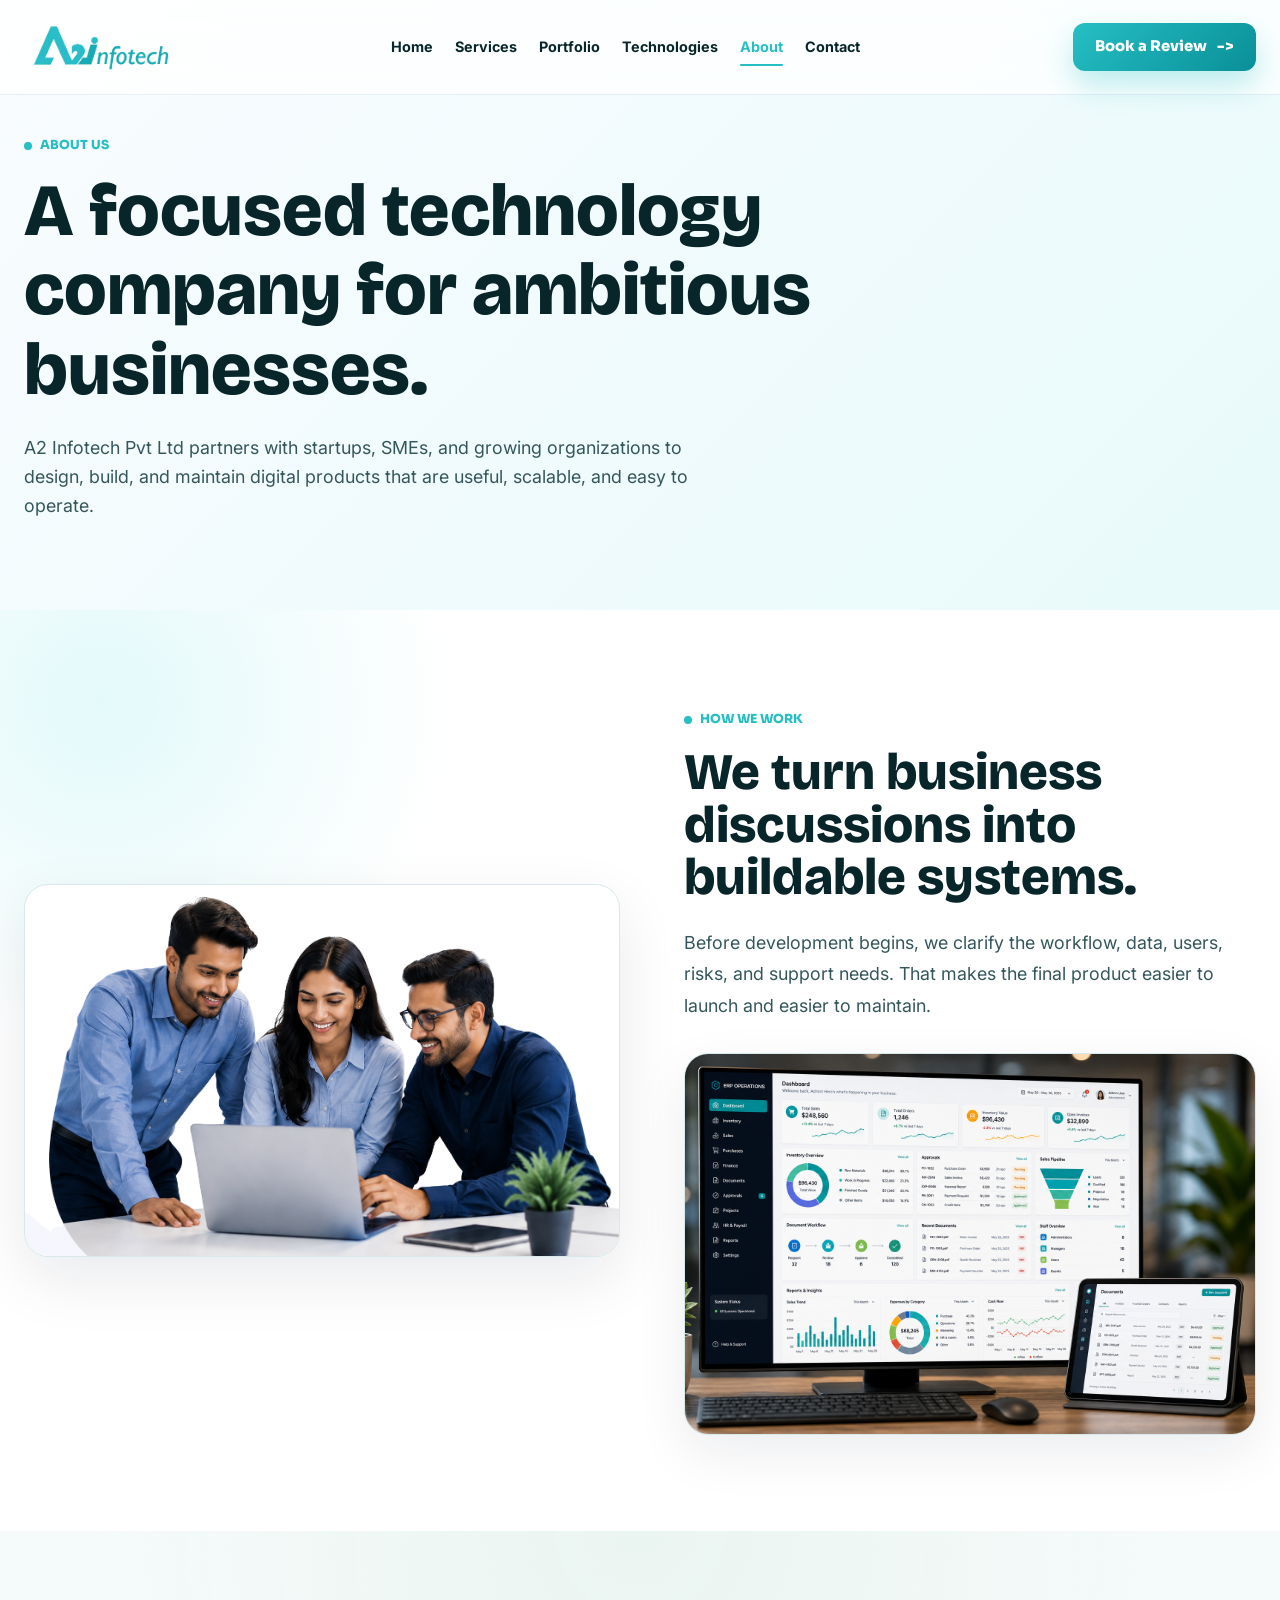
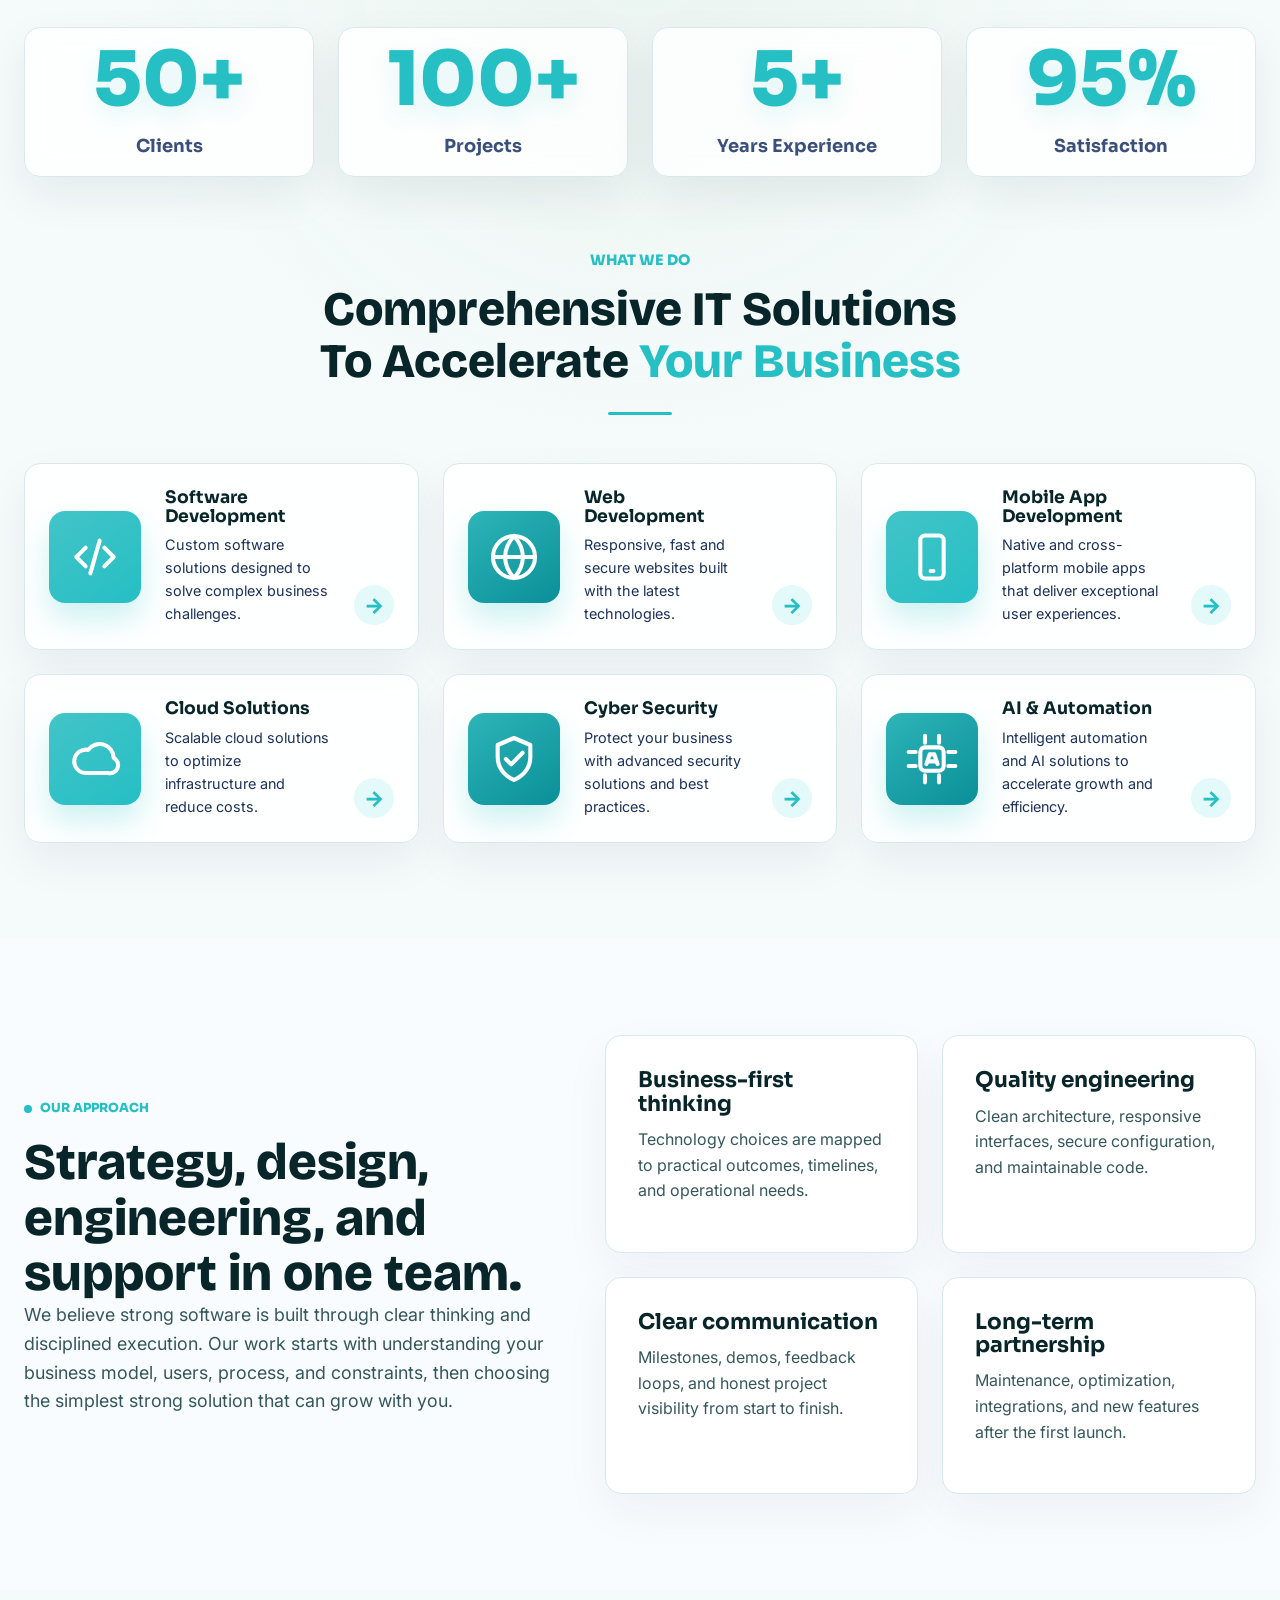
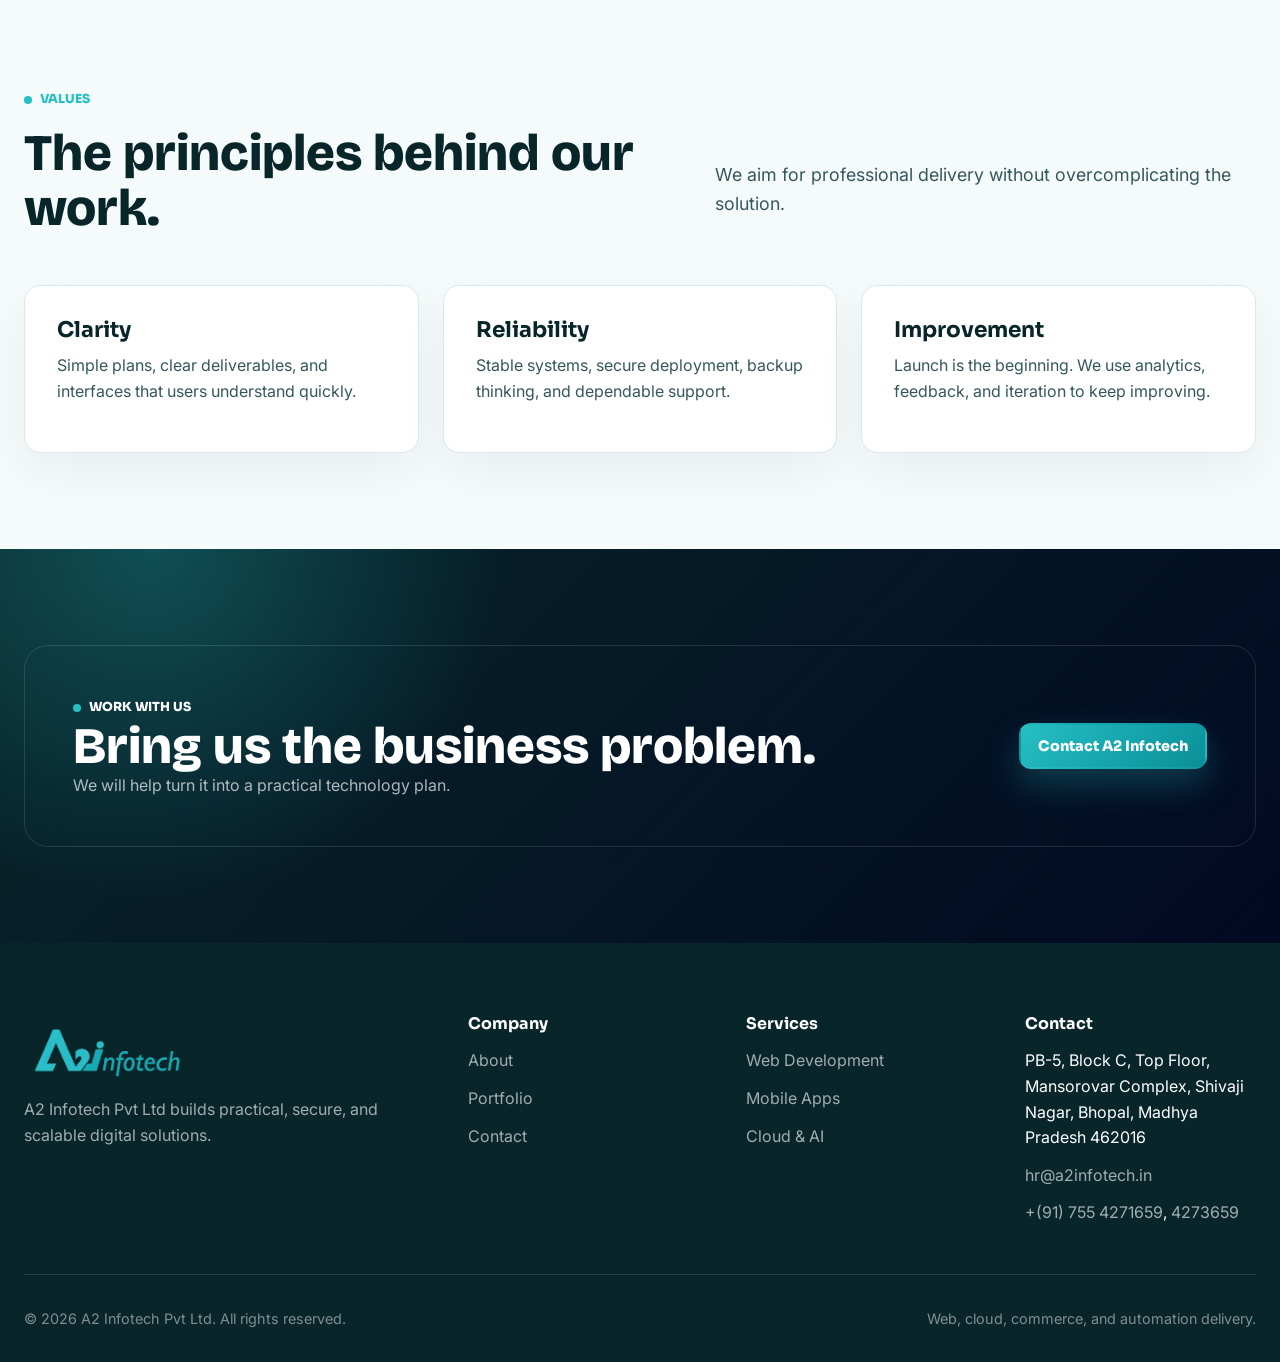
<file: about.html>
<!doctype html>
<html lang="en">
  <head>
    <meta charset="UTF-8" />
    <meta name="viewport" content="width=device-width, initial-scale=1.0" />
    <title>About A2 Infotech Pvt Ltd</title>
    <link rel="preconnect" href="https://fonts.googleapis.com" />
    <link rel="preconnect" href="https://fonts.gstatic.com" crossorigin />
    <link href="https://fonts.googleapis.com/css2?family=Bricolage+Grotesque:wght@600;700;800&family=Inter:wght@400;500;600;700;800&family=Lobster+Two:ital,wght@1,700&family=Sora:wght@500;600;700;800&display=swap" rel="stylesheet" />
    <link rel="stylesheet" href="./styles.css?v=20260625-5" />
    <script src="./js/main.js?v=20260625-5" defer></script>
    <script src="./js/animation.js?v=20260625-5" defer></script>
  </head>
  <body>
    <header class="home-nav-wrap" id="navbar">
      <nav class="home-nav" aria-label="Primary navigation">
        <a class="home-logo" href="index.html" aria-label="A2 Infotech home">
          <img class="brand-logo" src="./a2-infoTech-assets/A2.png" alt="A2 Infotech" />
        </a>
        <button class="home-menu-toggle" id="menu-toggle" type="button" aria-label="Open navigation" aria-expanded="false">
          <span></span><span></span><span></span>
        </button>
        <ul class="home-nav-links" id="nav-links">
          <li><a href="index.html">Home</a></li>
          <li><a href="services.html">Services</a></li>
          <li><a href="portfolio.html">Portfolio</a></li>
          <li><a href="technologies.html">Technologies</a></li>
          <li><a class="active" href="about.html">About</a></li>
          <li><a href="contact.html">Contact</a></li>
        </ul>
        <a class="home-nav-cta" href="contact.html">Book a Review <span>-&gt;</span></a>
      </nav>
    </header>
    <main>
      <section class="page-hero"><div class="container"><p class="eyebrow reveal">About us</p><h1 class="reveal">A focused technology company for ambitious businesses.</h1><p class="lead reveal">A2 Infotech Pvt Ltd partners with startups, SMEs, and growing organizations to design, build, and maintain digital products that are useful, scalable, and easy to operate.</p></div></section>
      <section class="section about-visual-story">
        <div class="container visual-split">
          <figure class="visual-photo-card reveal">
            <img src="./a2-infoTech-assets/hero-img.png" alt="A2 Infotech team reviewing a project on a laptop" loading="lazy" />
          </figure>
          <div class="visual-story-copy reveal">
            <p class="eyebrow">How we work</p>
            <h2>We turn business discussions into buildable systems.</h2>
            <p class="lead">Before development begins, we clarify the workflow, data, users, risks, and support needs. That makes the final product easier to launch and easier to maintain.</p>
            <div class="dashboard-preview compact"><img src="./a2-infoTech-assets/mockup-erp-operations.png" alt="ERP operations dashboard preview" loading="lazy" /></div>
          </div>
        </div>
      </section>
      <section class="about-showcase section section-alt">
        <div class="container">
          <div class="about-stats">
            <article class="stat-card reveal"><strong>50+</strong><span>Clients</span></article>
            <article class="stat-card reveal"><strong>100+</strong><span>Projects</span></article>
            <article class="stat-card reveal"><strong>5+</strong><span>Years Experience</span></article>
            <article class="stat-card reveal"><strong>95%</strong><span>Satisfaction</span></article>
          </div>
          <div class="showcase-heading reveal">
            <p>What We Do</p>
            <h2>Comprehensive IT Solutions<br />To Accelerate <span>Your Business</span></h2>
          </div>
          <div class="about-service-grid">
            <article class="about-service-card reveal">
              <div class="service-icon blue">
                <svg viewBox="0 0 24 24" aria-hidden="true"><path d="m8 8-4 4 4 4M16 8l4 4-4 4M14 5l-4 14" /></svg>
              </div>
              <div><h3>Software Development</h3><p>Custom software solutions designed to solve complex business challenges.</p></div>
              <a class="service-arrow" href="services.html" aria-label="Software Development">→</a>
            </article>
            <article class="about-service-card reveal">
              <div class="service-icon purple">
                <svg viewBox="0 0 24 24" aria-hidden="true"><circle cx="12" cy="12" r="9" /><path d="M3 12h18M12 3c2.5 2.8 3.8 5.8 3.8 9S14.5 18.2 12 21M12 3C9.5 5.8 8.2 8.8 8.2 12S9.5 18.2 12 21" /></svg>
              </div>
              <div><h3>Web Development</h3><p>Responsive, fast and secure websites built with the latest technologies.</p></div>
              <a class="service-arrow" href="services.html" aria-label="Web Development">→</a>
            </article>
            <article class="about-service-card reveal">
              <div class="service-icon blue">
                <svg viewBox="0 0 24 24" aria-hidden="true"><rect x="7" y="2.8" width="10" height="18.4" rx="2" /><path d="M11.4 18h1.2" /></svg>
              </div>
              <div><h3>Mobile App Development</h3><p>Native and cross-platform mobile apps that deliver exceptional user experiences.</p></div>
              <a class="service-arrow" href="services.html" aria-label="Mobile App Development">→</a>
            </article>
            <article class="about-service-card reveal">
              <div class="service-icon blue">
                <svg viewBox="0 0 24 24" aria-hidden="true"><path d="M17.5 18H8a5 5 0 1 1 1.1-9.9A6 6 0 0 1 20 11.5 3.5 3.5 0 0 1 17.5 18Z" /></svg>
              </div>
              <div><h3>Cloud Solutions</h3><p>Scalable cloud solutions to optimize infrastructure and reduce costs.</p></div>
              <a class="service-arrow" href="services.html" aria-label="Cloud Solutions">→</a>
            </article>
            <article class="about-service-card reveal">
              <div class="service-icon purple">
                <svg viewBox="0 0 24 24" aria-hidden="true"><path d="M12 3 19 6v5c0 4.5-2.8 8-7 10-4.2-2-7-5.5-7-10V6l7-3Z" /><path d="m8.5 12 2.3 2.3 4.9-5" /></svg>
              </div>
              <div><h3>Cyber Security</h3><p>Protect your business with advanced security solutions and best practices.</p></div>
              <a class="service-arrow" href="services.html" aria-label="Cyber Security">→</a>
            </article>
            <article class="about-service-card reveal">
              <div class="service-icon purple">
                <svg viewBox="0 0 24 24" aria-hidden="true"><rect x="7" y="7" width="10" height="10" rx="2" /><path d="M9 2v3M15 2v3M9 19v3M15 19v3M2 9h3M2 15h3M19 9h3M19 15h3" /><path d="M9.6 14.2 11 10h2l1.4 4.2M10.1 13h3.8" /></svg>
              </div>
              <div><h3>AI & Automation</h3><p>Intelligent automation and AI solutions to accelerate growth and efficiency.</p></div>
              <a class="service-arrow" href="services.html" aria-label="AI and Automation">→</a>
            </article>
          </div>
        </div>
      </section>
      <section class="section"><div class="container capability-band"><div><p class="eyebrow reveal">Our approach</p><h2 class="reveal">Strategy, design, engineering, and support in one team.</h2><p class="lead reveal">We believe strong software is built through clear thinking and disciplined execution. Our work starts with understanding your business model, users, process, and constraints, then choosing the simplest strong solution that can grow with you.</p></div><div class="grid-2"><article class="card reveal"><h3>Business-first thinking</h3><p>Technology choices are mapped to practical outcomes, timelines, and operational needs.</p></article><article class="card reveal"><h3>Quality engineering</h3><p>Clean architecture, responsive interfaces, secure configuration, and maintainable code.</p></article><article class="card reveal"><h3>Clear communication</h3><p>Milestones, demos, feedback loops, and honest project visibility from start to finish.</p></article><article class="card reveal"><h3>Long-term partnership</h3><p>Maintenance, optimization, integrations, and new features after the first launch.</p></article></div></div></section>
      <section class="section section-alt"><div class="container"><div class="section-head"><div><p class="eyebrow reveal">Values</p><h2 class="reveal">The principles behind our work.</h2></div><p class="lead reveal">We aim for professional delivery without overcomplicating the solution.</p></div><div class="grid-3"><article class="card reveal"><h3>Clarity</h3><p>Simple plans, clear deliverables, and interfaces that users understand quickly.</p></article><article class="card reveal"><h3>Reliability</h3><p>Stable systems, secure deployment, backup thinking, and dependable support.</p></article><article class="card reveal"><h3>Improvement</h3><p>Launch is the beginning. We use analytics, feedback, and iteration to keep improving.</p></article></div></div></section>
      <section class="section cta-band"><div class="container cta-inner"><div><p class="eyebrow" style="color: var(--color-white)">Work with us</p><h2>Bring us the business problem.</h2><p>We will help turn it into a practical technology plan.</p></div><a class="btn btn-primary" href="contact.html">Contact A2 Infotech</a></div></section>
    </main>
    <footer class="footer"><div class="container"><div class="footer-grid"><div><a class="brand" href="index.html"><img class="brand-logo" src="./a2-infoTech-assets/A2.png" alt="A2 Infotech" /></a><p>A2 Infotech Pvt Ltd builds practical, secure, and scalable digital solutions.</p></div><div><h4>Company</h4><ul><li><a href="about.html">About</a></li><li><a href="portfolio.html">Portfolio</a></li><li><a href="contact.html">Contact</a></li></ul></div><div><h4>Services</h4><ul><li><a href="services.html">Web Development</a></li><li><a href="services.html">Mobile Apps</a></li><li><a href="services.html">Cloud & AI</a></li></ul></div><div><h4>Contact</h4><ul><li>PB-5, Block C, Top Floor, Mansorovar Complex, Shivaji Nagar, Bhopal, Madhya Pradesh 462016</li><li><a href="mailto:hr@a2infotech.in">hr@a2infotech.in</a></li><li><a href="tel:+917554271659">+(91) 755 4271659</a>, <a href="tel:+917554273659">4273659</a></li></ul></div></div><div class="footer-bottom"><span>© 2026 A2 Infotech Pvt Ltd. All rights reserved.</span><span>Web, cloud, commerce, and automation delivery.</span></div></div></footer>
  </body>
</html>
</file>
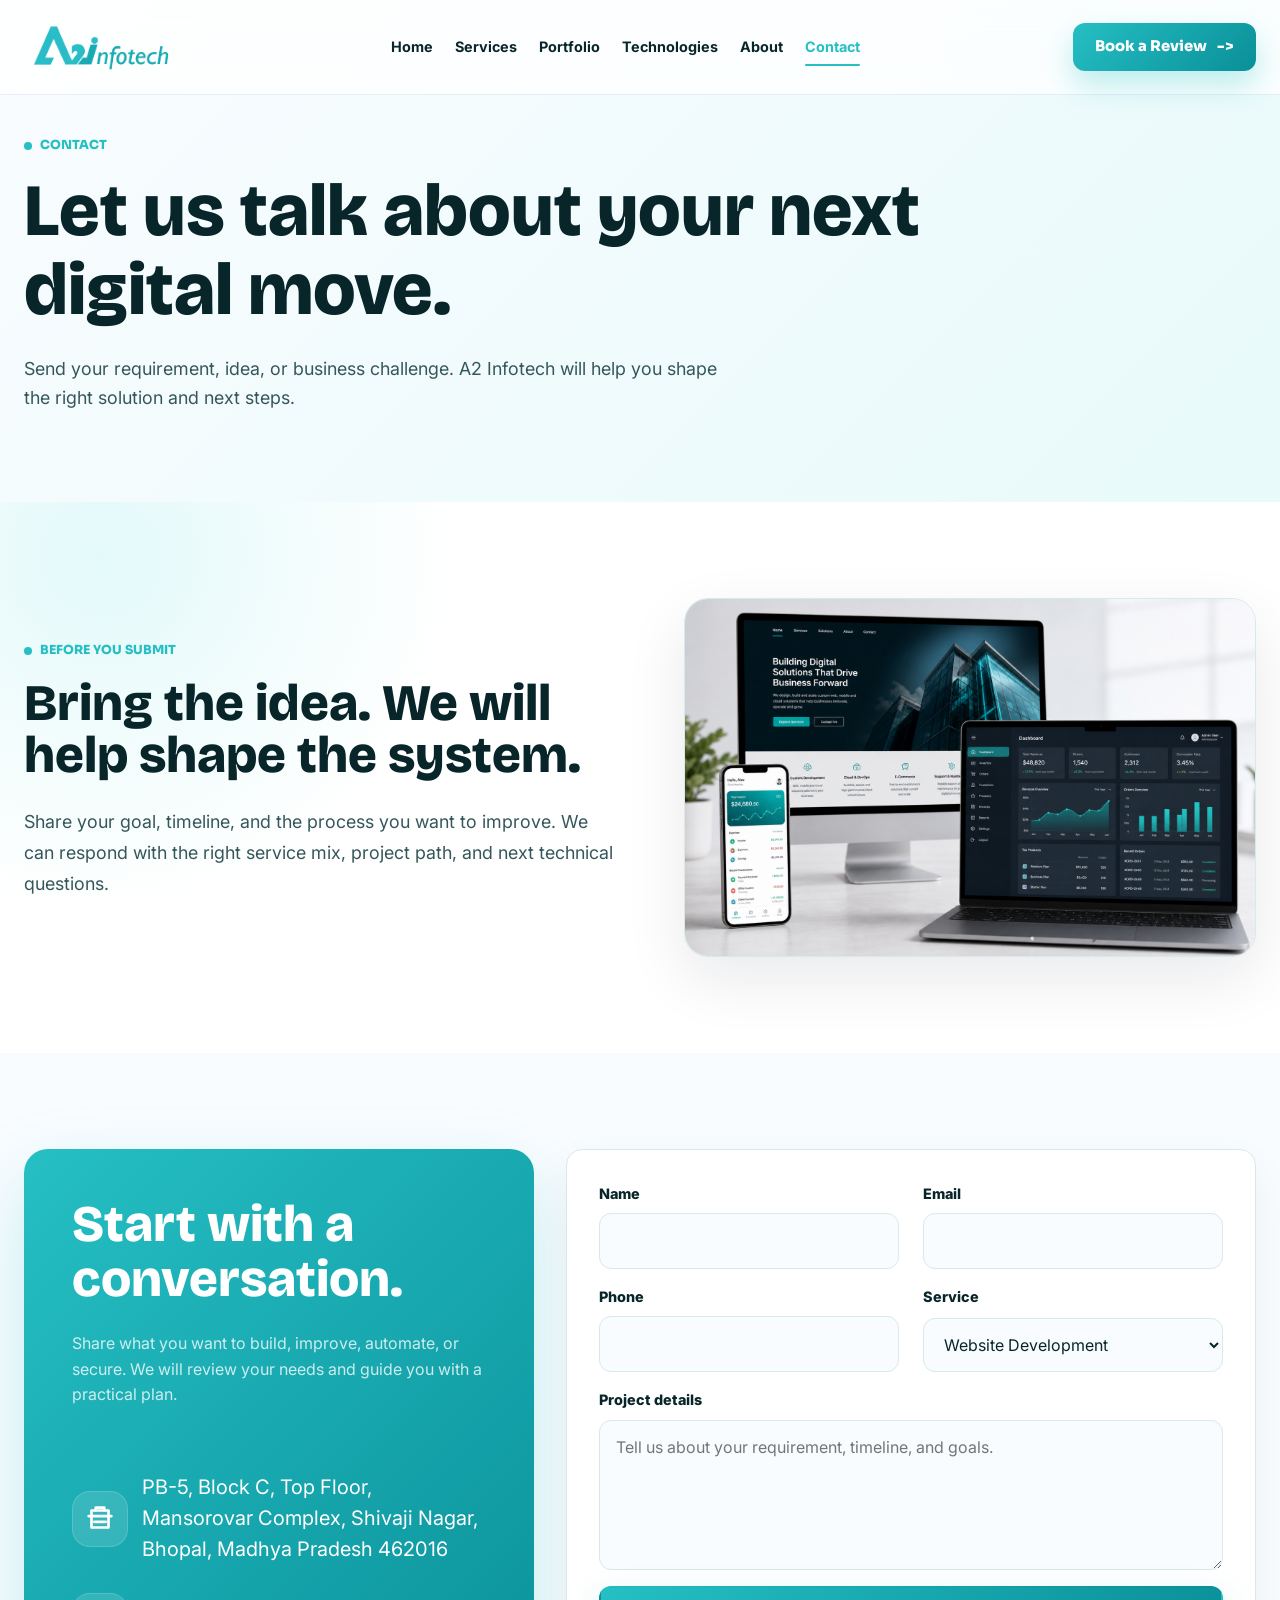
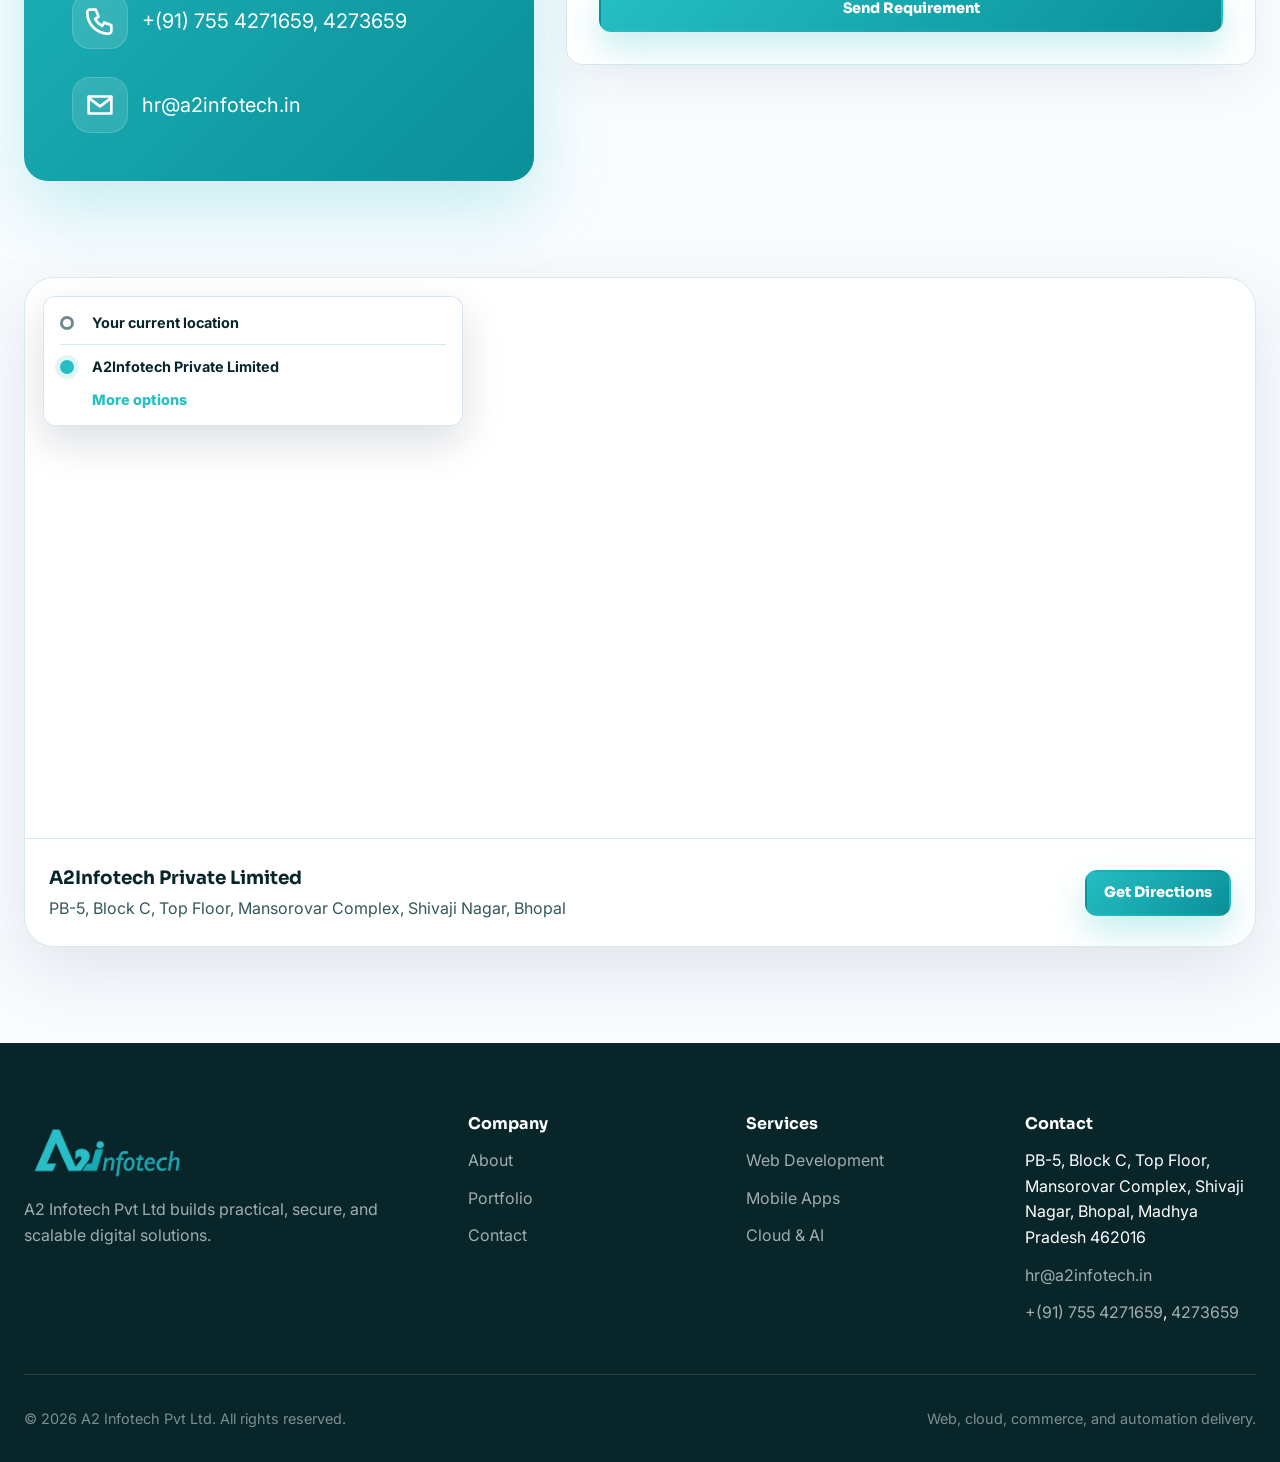
<file: contact.html>
<!doctype html>
<html lang="en">
  <head>
    <meta charset="UTF-8" />
    <meta name="viewport" content="width=device-width, initial-scale=1.0" />
    <title>Contact | A2 Infotech Pvt Ltd</title>
    <link rel="preconnect" href="https://fonts.googleapis.com" />
    <link rel="preconnect" href="https://fonts.gstatic.com" crossorigin />
    <link href="https://fonts.googleapis.com/css2?family=Bricolage+Grotesque:wght@600;700;800&family=Inter:wght@400;500;600;700;800&family=Lobster+Two:ital,wght@1,700&family=Sora:wght@500;600;700;800&display=swap" rel="stylesheet" />
    <link rel="stylesheet" href="./styles.css?v=20260625-5" />
    <script src="./js/main.js?v=20260625-5" defer></script>
    <script src="./js/animation.js?v=20260625-5" defer></script>
  </head>
  <body>
    <header class="home-nav-wrap" id="navbar">
      <nav class="home-nav" aria-label="Primary navigation">
        <a class="home-logo" href="index.html" aria-label="A2 Infotech home">
          <img class="brand-logo" src="./a2-infoTech-assets/A2.png" alt="A2 Infotech" />
        </a>
        <button class="home-menu-toggle" id="menu-toggle" type="button" aria-label="Open navigation" aria-expanded="false">
          <span></span><span></span><span></span>
        </button>
        <ul class="home-nav-links" id="nav-links">
          <li><a href="index.html">Home</a></li>
          <li><a href="services.html">Services</a></li>
          <li><a href="portfolio.html">Portfolio</a></li>
          <li><a href="technologies.html">Technologies</a></li>
          <li><a href="about.html">About</a></li>
          <li><a class="active" href="contact.html">Contact</a></li>
        </ul>
        <a class="home-nav-cta" href="contact.html">Book a Review <span>-&gt;</span></a>
      </nav>
    </header>
    <main>
      <section class="page-hero"><div class="container"><p class="eyebrow reveal">Contact</p><h1 class="reveal">Let us talk about your next digital move.</h1><p class="lead reveal">Send your requirement, idea, or business challenge. A2 Infotech will help you shape the right solution and next steps.</p></div></section>
      <section class="section contact-visual-section">
        <div class="container visual-split">
          <div class="visual-story-copy reveal">
            <p class="eyebrow">Before you submit</p>
            <h2>Bring the idea. We will help shape the system.</h2>
            <p class="lead">Share your goal, timeline, and the process you want to improve. We can respond with the right service mix, project path, and next technical questions.</p>
          </div>
          <figure class="visual-photo-card reveal">
            <img src="./a2-infoTech-assets/mockup-product-suite.png" alt="Digital product suite with website, mobile app, and dashboard preview" loading="lazy" />
          </figure>
        </div>
      </section>
      <section class="section">
        <div class="container contact-panel">
          <aside class="blue-panel contact-info-panel reveal">
            <h2>Start with a conversation.</h2>
            <p>Share what you want to build, improve, automate, or secure. We will review your needs and guide you with a practical plan.</p>
            <ul class="contact-detail-list" aria-label="A2 Infotech contact details">
              <li>
                <span class="contact-detail-icon" aria-hidden="true"><svg viewBox="0 0 24 24"><path d="M4 10h16M6 6h12v12H6z" /><path d="M9 6V4h6v2M8 14h8" /></svg></span>
                <span>PB-5, Block C, Top Floor, Mansorovar Complex, Shivaji Nagar, Bhopal, Madhya Pradesh 462016</span>
              </li>
              <li>
                <span class="contact-detail-icon" aria-hidden="true"><svg viewBox="0 0 24 24"><path d="M5 4h4l2 5-2.5 1.5a12 12 0 0 0 5 5L15 13l5 2v4c0 1-1 2-2 2A15 15 0 0 1 3 6c0-1 1-2 2-2Z" /></svg></span>
                <span><a href="tel:+917554271659">+(91) 755 4271659</a>, <a href="tel:+917554273659">4273659</a></span>
              </li>
              <li>
                <span class="contact-detail-icon" aria-hidden="true"><svg viewBox="0 0 24 24"><path d="M4 6h16v12H4z" /><path d="m4 7 8 6 8-6" /></svg></span>
                <span><a href="mailto:hr@a2infotech.in">hr@a2infotech.in</a></span>
              </li>
            </ul>
          </aside>
          <form class="card form reveal" action="mailto:hr@a2infotech.in" method="post" enctype="text/plain">
            <div class="grid-2"><div class="field"><label for="name">Name</label><input id="name" name="name" autocomplete="name" required /></div><div class="field"><label for="email">Email</label><input id="email" name="email" type="email" autocomplete="email" required /></div></div>
            <div class="grid-2"><div class="field"><label for="phone">Phone</label><input id="phone" name="phone" autocomplete="tel" /></div><div class="field"><label for="service">Service</label><select id="service" name="service"><option>Website Development</option><option>Software Development</option><option>Mobile App</option><option>Cloud & DevOps</option><option>AI Automation</option><option>Cybersecurity</option></select></div></div>
            <div class="field"><label for="message">Project details</label><textarea id="message" name="message" placeholder="Tell us about your requirement, timeline, and goals." required></textarea></div>
            <button class="btn btn-primary" type="submit">Send Requirement</button>
          </form>
        </div>
      </section>
      <section class="section contact-map-section">
        <div class="container">
          <div class="contact-map-card reveal">
            <div class="map-route-card" aria-label="Route preview">
              <div><span></span><strong>Your current location</strong></div>
              <div><span></span><strong>A2Infotech Private Limited</strong></div>
              <a class="map-more-link" href="https://maps.app.goo.gl/B8buAuNj347NjUz6A" target="_blank" rel="noopener">More options</a>
            </div>
            <iframe
              title="A2 Infotech office location on Google Maps"
              src="https://www.google.com/maps?q=A2Infotech%20Private%20Limited%2C%20PB-5%2C%20Block%20C%2C%20Top%20Floor%2C%20Mansorovar%20Complex%2C%20Shivaji%20Nagar%2C%20Bhopal%2C%20Madhya%20Pradesh%20462016&output=embed"
              loading="lazy"
              referrerpolicy="no-referrer-when-downgrade"></iframe>
            <div class="map-action-bar">
              <div>
                <strong>A2Infotech Private Limited</strong>
                <span>PB-5, Block C, Top Floor, Mansorovar Complex, Shivaji Nagar, Bhopal</span>
              </div>
              <a class="btn btn-primary" data-directions-link data-destination="PB-5, Block C, Top Floor, Mansorovar Complex, Shivaji Nagar, Bhopal, Madhya Pradesh 462016" href="https://www.google.com/maps/dir/?api=1&destination=PB-5%2C%20Block%20C%2C%20Top%20Floor%2C%20Mansorovar%20Complex%2C%20Shivaji%20Nagar%2C%20Bhopal%2C%20Madhya%20Pradesh%20462016&travelmode=driving" target="_blank" rel="noopener">Get Directions</a>
            </div>
          </div>
        </div>
      </section>
    </main>
    <footer class="footer"><div class="container"><div class="footer-grid"><div><a class="brand" href="index.html"><img class="brand-logo" src="./a2-infoTech-assets/A2.png" alt="A2 Infotech" /></a><p>A2 Infotech Pvt Ltd builds practical, secure, and scalable digital solutions.</p></div><div><h4>Company</h4><ul><li><a href="about.html">About</a></li><li><a href="portfolio.html">Portfolio</a></li><li><a href="contact.html">Contact</a></li></ul></div><div><h4>Services</h4><ul><li><a href="services.html">Web Development</a></li><li><a href="services.html">Mobile Apps</a></li><li><a href="services.html">Cloud & AI</a></li></ul></div><div><h4>Contact</h4><ul><li>PB-5, Block C, Top Floor, Mansorovar Complex, Shivaji Nagar, Bhopal, Madhya Pradesh 462016</li><li><a href="mailto:hr@a2infotech.in">hr@a2infotech.in</a></li><li><a href="tel:+917554271659">+(91) 755 4271659</a>, <a href="tel:+917554273659">4273659</a></li></ul></div></div><div class="footer-bottom"><span>© 2026 A2 Infotech Pvt Ltd. All rights reserved.</span><span>Web, cloud, commerce, and automation delivery.</span></div></div></footer>
  </body>
</html>
</file>
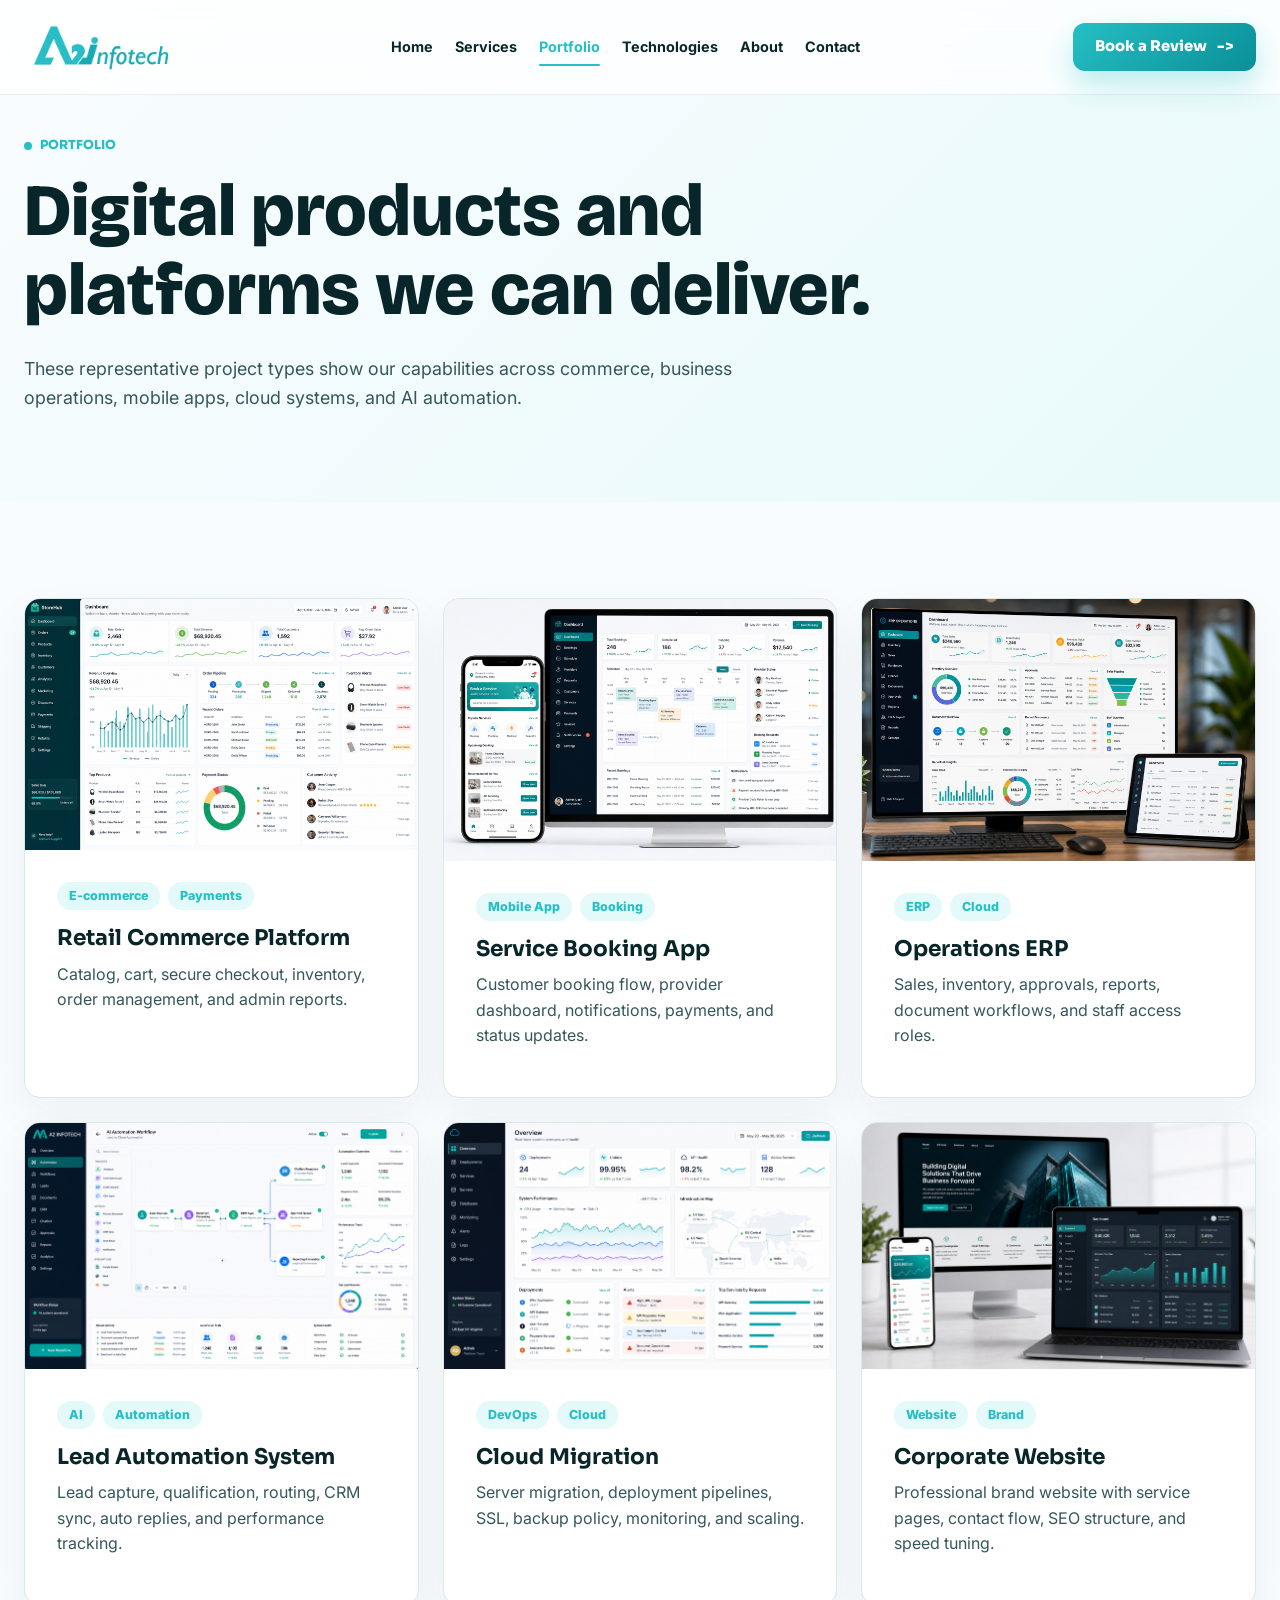
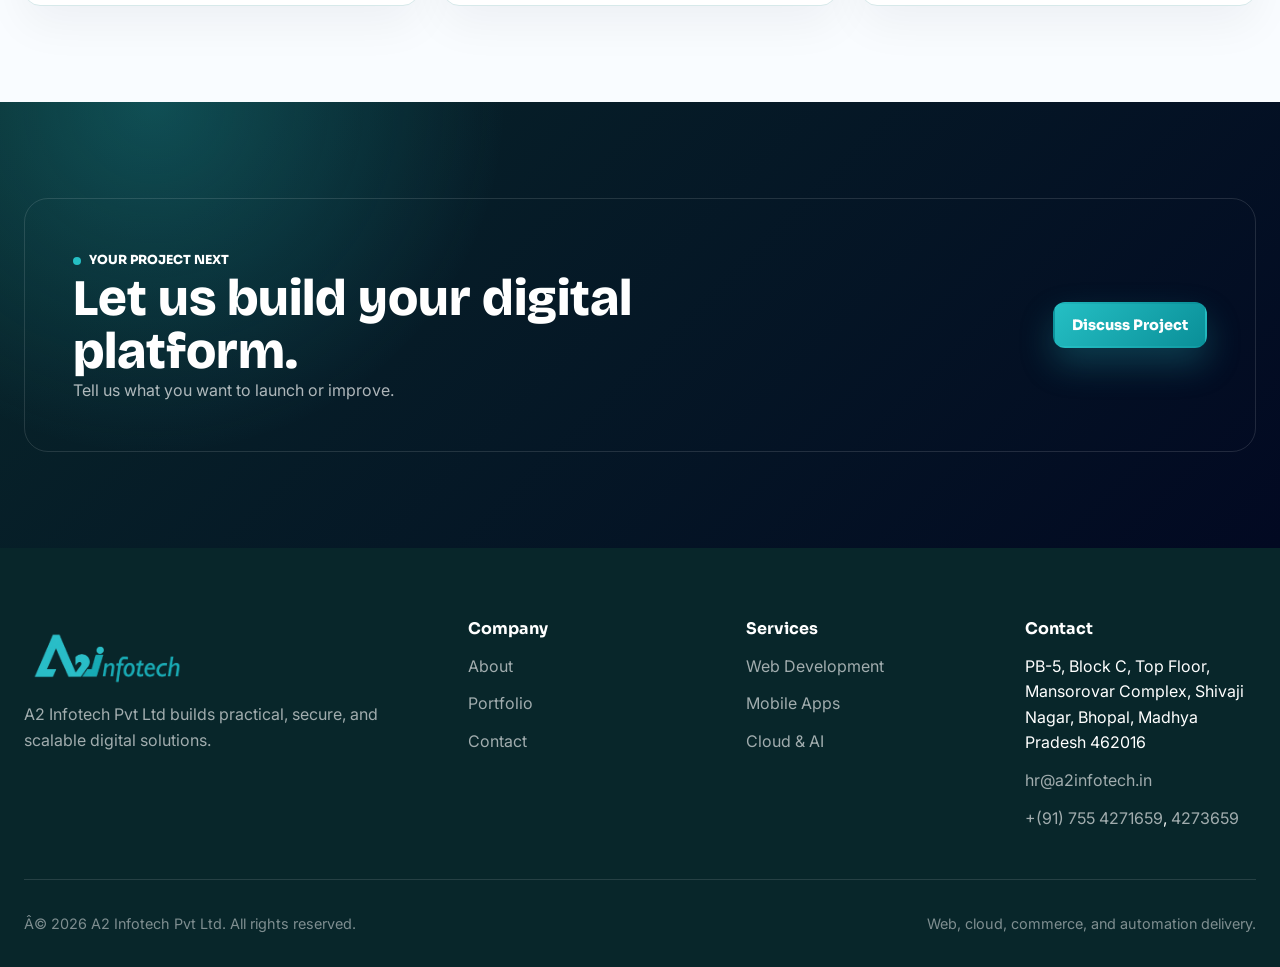
<file: portfolio.html>
﻿<!doctype html>
<html lang="en">
  <head>
    <meta charset="UTF-8" />
    <meta name="viewport" content="width=device-width, initial-scale=1.0" />
    <title>Portfolio | A2 Infotech Pvt Ltd</title>
    <link rel="preconnect" href="https://fonts.googleapis.com" />
    <link rel="preconnect" href="https://fonts.gstatic.com" crossorigin />
    <link href="https://fonts.googleapis.com/css2?family=Bricolage+Grotesque:wght@600;700;800&family=Inter:wght@400;500;600;700;800&family=Lobster+Two:ital,wght@1,700&family=Sora:wght@500;600;700;800&display=swap" rel="stylesheet" />
    <link rel="stylesheet" href="./styles.css?v=20260625-5" />
    <script src="./js/main.js?v=20260625-5" defer></script>
    <script src="./js/animation.js?v=20260625-5" defer></script>
  </head>
  <body>
    <header class="home-nav-wrap" id="navbar">
      <nav class="home-nav" aria-label="Primary navigation">
        <a class="home-logo" href="index.html" aria-label="A2 Infotech home">
          <img class="brand-logo" src="./a2-infoTech-assets/A2.png" alt="A2 Infotech" />
        </a>
        <button class="home-menu-toggle" id="menu-toggle" type="button" aria-label="Open navigation" aria-expanded="false">
          <span></span><span></span><span></span>
        </button>
        <ul class="home-nav-links" id="nav-links">
          <li><a href="index.html">Home</a></li>
          <li><a href="services.html">Services</a></li>
          <li><a class="active" href="portfolio.html">Portfolio</a></li>
          <li><a href="technologies.html">Technologies</a></li>
          <li><a href="about.html">About</a></li>
          <li><a href="contact.html">Contact</a></li>
        </ul>
        <a class="home-nav-cta" href="contact.html">Book a Review <span>-&gt;</span></a>
      </nav>
    </header>
    <main>
      <section class="page-hero"><div class="container"><p class="eyebrow reveal">Portfolio</p><h1 class="reveal">Digital products and platforms we can deliver.</h1><p class="lead reveal">These representative project types show our capabilities across commerce, business operations, mobile apps, cloud systems, and AI automation.</p></div></section>
      <section class="section"><div class="container"><div class="grid-3">
        <article class="card case reveal"><div class="case-media"><img src="./a2-infoTech-assets/mockup-commerce-dashboard.png" alt="Retail commerce dashboard preview" loading="lazy" /></div><div class="case-body"><div class="tag-row"><span class="tag">E-commerce</span><span class="tag">Payments</span></div><h3>Retail Commerce Platform</h3><p>Catalog, cart, secure checkout, inventory, order management, and admin reports.</p></div></article>
        <article class="card case reveal"><div class="case-media"><img src="./a2-infoTech-assets/mockup-service-booking.png" alt="Service booking app and admin dashboard preview" loading="lazy" /></div><div class="case-body"><div class="tag-row"><span class="tag">Mobile App</span><span class="tag">Booking</span></div><h3>Service Booking App</h3><p>Customer booking flow, provider dashboard, notifications, payments, and status updates.</p></div></article>
        <article class="card case reveal"><div class="case-media"><img src="./a2-infoTech-assets/mockup-erp-operations.png" alt="ERP operations dashboard preview" loading="lazy" /></div><div class="case-body"><div class="tag-row"><span class="tag">ERP</span><span class="tag">Cloud</span></div><h3>Operations ERP</h3><p>Sales, inventory, approvals, reports, document workflows, and staff access roles.</p></div></article>
        <article class="card case reveal"><div class="case-media"><img src="./a2-infoTech-assets/mockup-automation-workflow.png" alt="AI automation workflow preview" loading="lazy" /></div><div class="case-body"><div class="tag-row"><span class="tag">AI</span><span class="tag">Automation</span></div><h3>Lead Automation System</h3><p>Lead capture, qualification, routing, CRM sync, auto replies, and performance tracking.</p></div></article>
        <article class="card case reveal"><div class="case-media"><img src="./a2-infoTech-assets/mockup-cloud-dashboard.png" alt="Cloud migration and monitoring dashboard preview" loading="lazy" /></div><div class="case-body"><div class="tag-row"><span class="tag">DevOps</span><span class="tag">Cloud</span></div><h3>Cloud Migration</h3><p>Server migration, deployment pipelines, SSL, backup policy, monitoring, and scaling.</p></div></article>
        <article class="card case reveal"><div class="case-media"><img src="./a2-infoTech-assets/mockup-product-suite.png" alt="Corporate website and product dashboard preview" loading="lazy" /></div><div class="case-body"><div class="tag-row"><span class="tag">Website</span><span class="tag">Brand</span></div><h3>Corporate Website</h3><p>Professional brand website with service pages, contact flow, SEO structure, and speed tuning.</p></div></article>
      </div></div></section>
      <section class="section cta-band"><div class="container cta-inner"><div><p class="eyebrow" style="color: var(--color-white)">Your project next</p><h2>Let us build your digital platform.</h2><p>Tell us what you want to launch or improve.</p></div><a class="btn btn-primary" href="contact.html">Discuss Project</a></div></section>
    </main>
    <footer class="footer"><div class="container"><div class="footer-grid"><div><a class="brand" href="index.html"><img class="brand-logo" src="./a2-infoTech-assets/A2.png" alt="A2 Infotech" /></a><p>A2 Infotech Pvt Ltd builds practical, secure, and scalable digital solutions.</p></div><div><h4>Company</h4><ul><li><a href="about.html">About</a></li><li><a href="portfolio.html">Portfolio</a></li><li><a href="contact.html">Contact</a></li></ul></div><div><h4>Services</h4><ul><li><a href="services.html">Web Development</a></li><li><a href="services.html">Mobile Apps</a></li><li><a href="services.html">Cloud & AI</a></li></ul></div><div><h4>Contact</h4><ul><li>PB-5, Block C, Top Floor, Mansorovar Complex, Shivaji Nagar, Bhopal, Madhya Pradesh 462016</li><li><a href="mailto:hr@a2infotech.in">hr@a2infotech.in</a></li><li><a href="tel:+917554271659">+(91) 755 4271659</a>, <a href="tel:+917554273659">4273659</a></li></ul></div></div><div class="footer-bottom"><span>Â© 2026 A2 Infotech Pvt Ltd. All rights reserved.</span><span>Web, cloud, commerce, and automation delivery.</span></div></div></footer>
  </body>
</html>
</file>
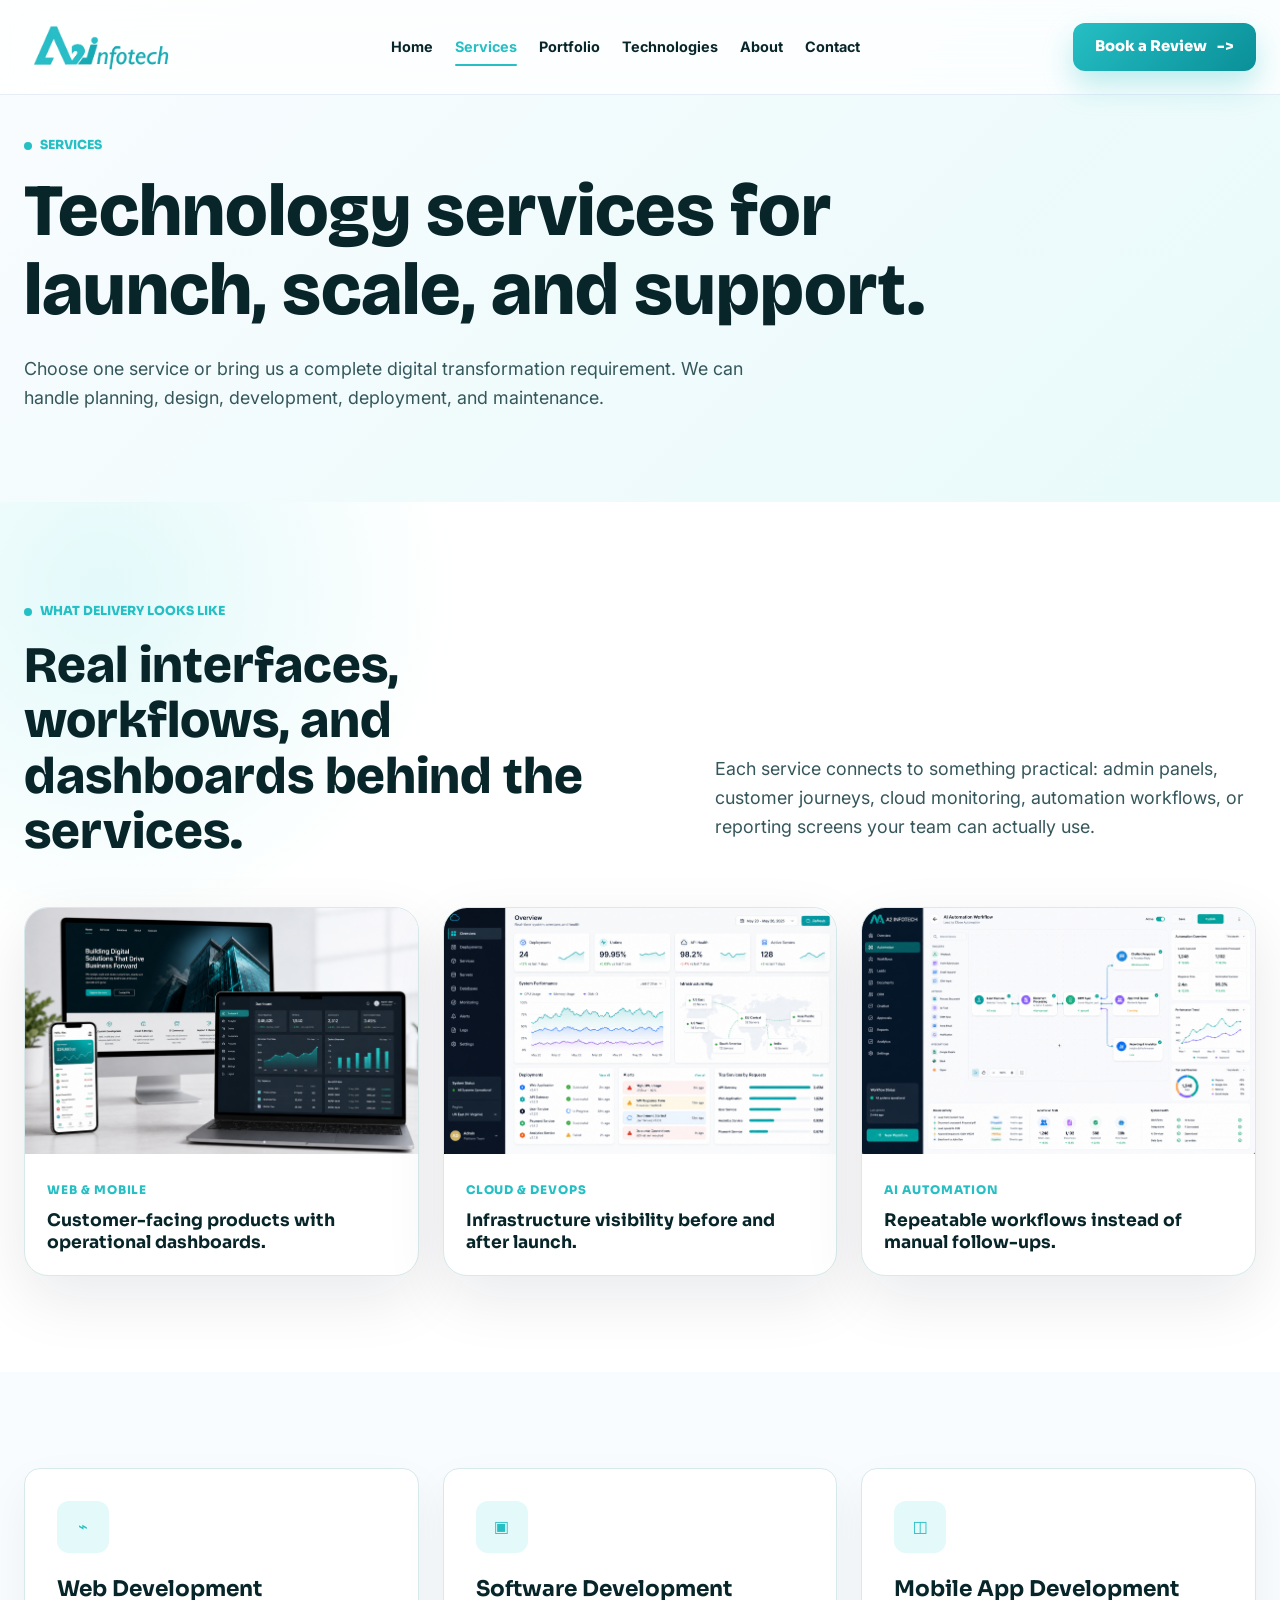
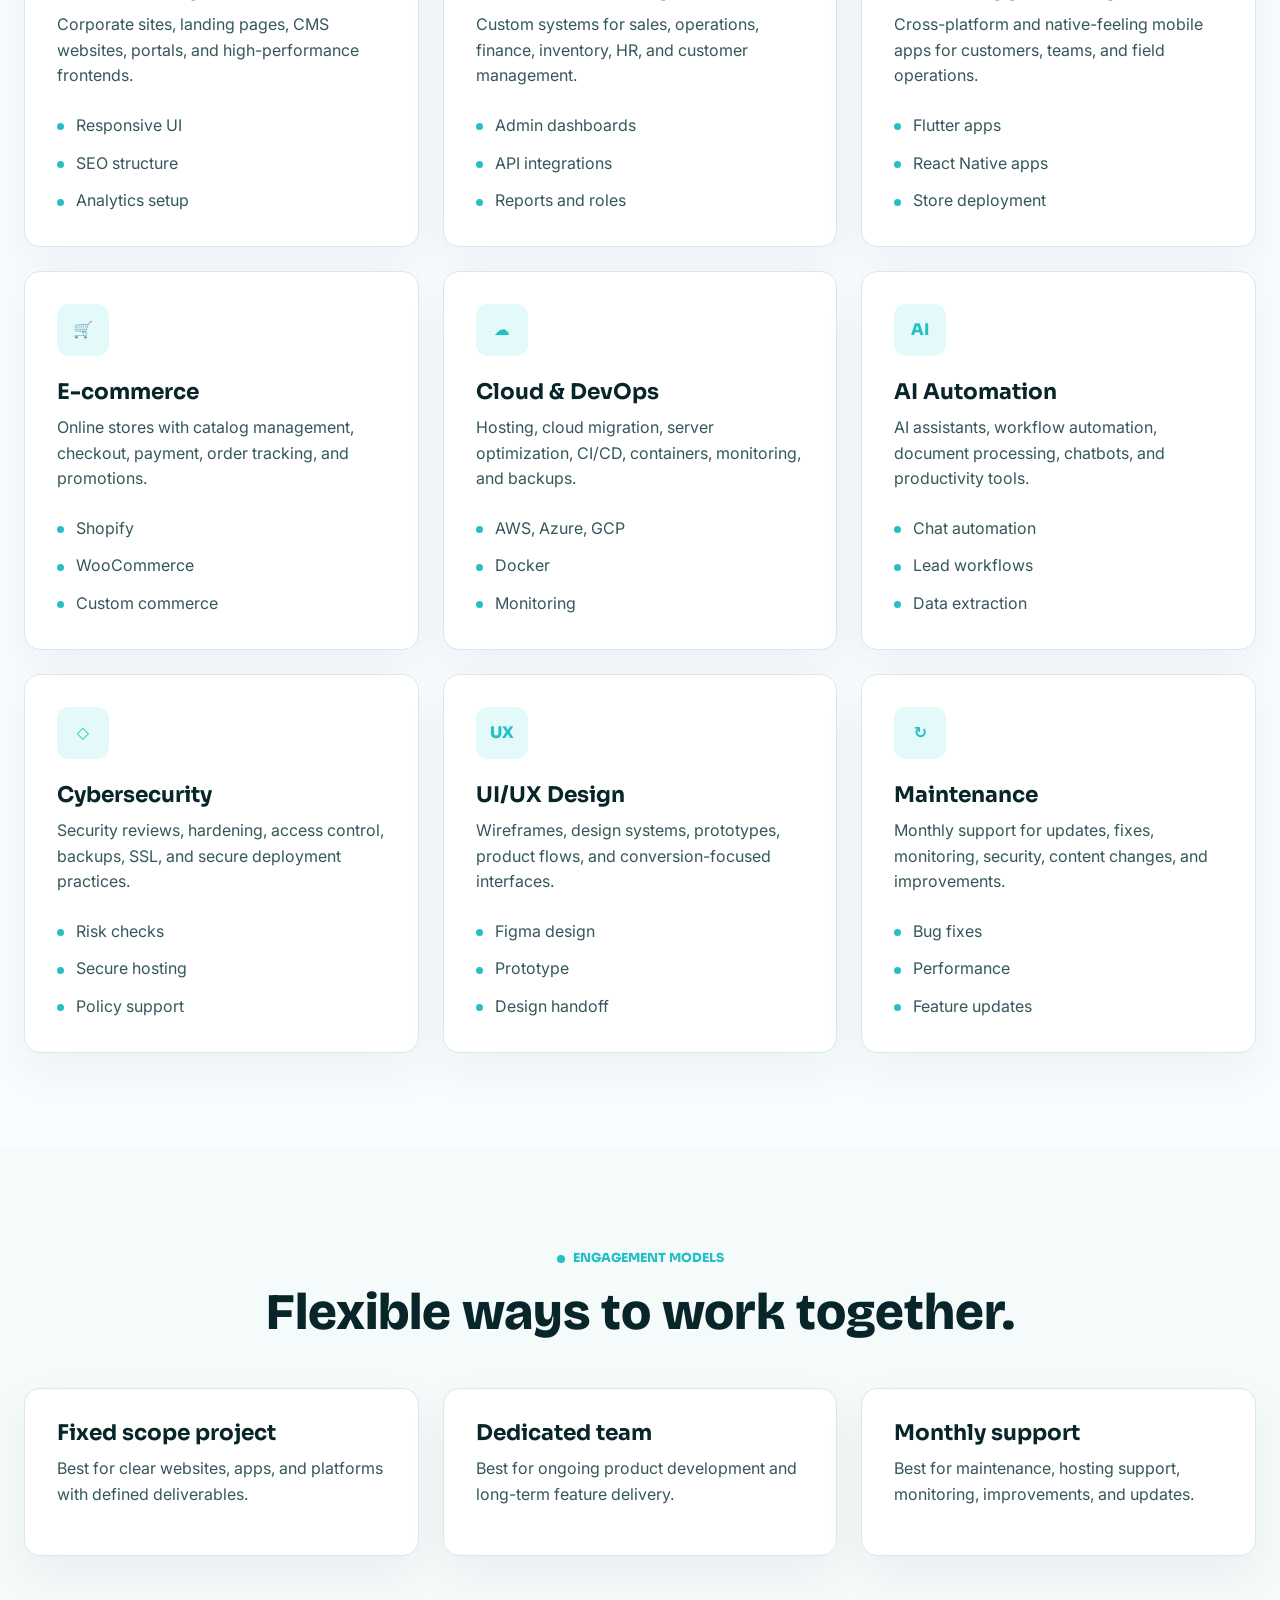
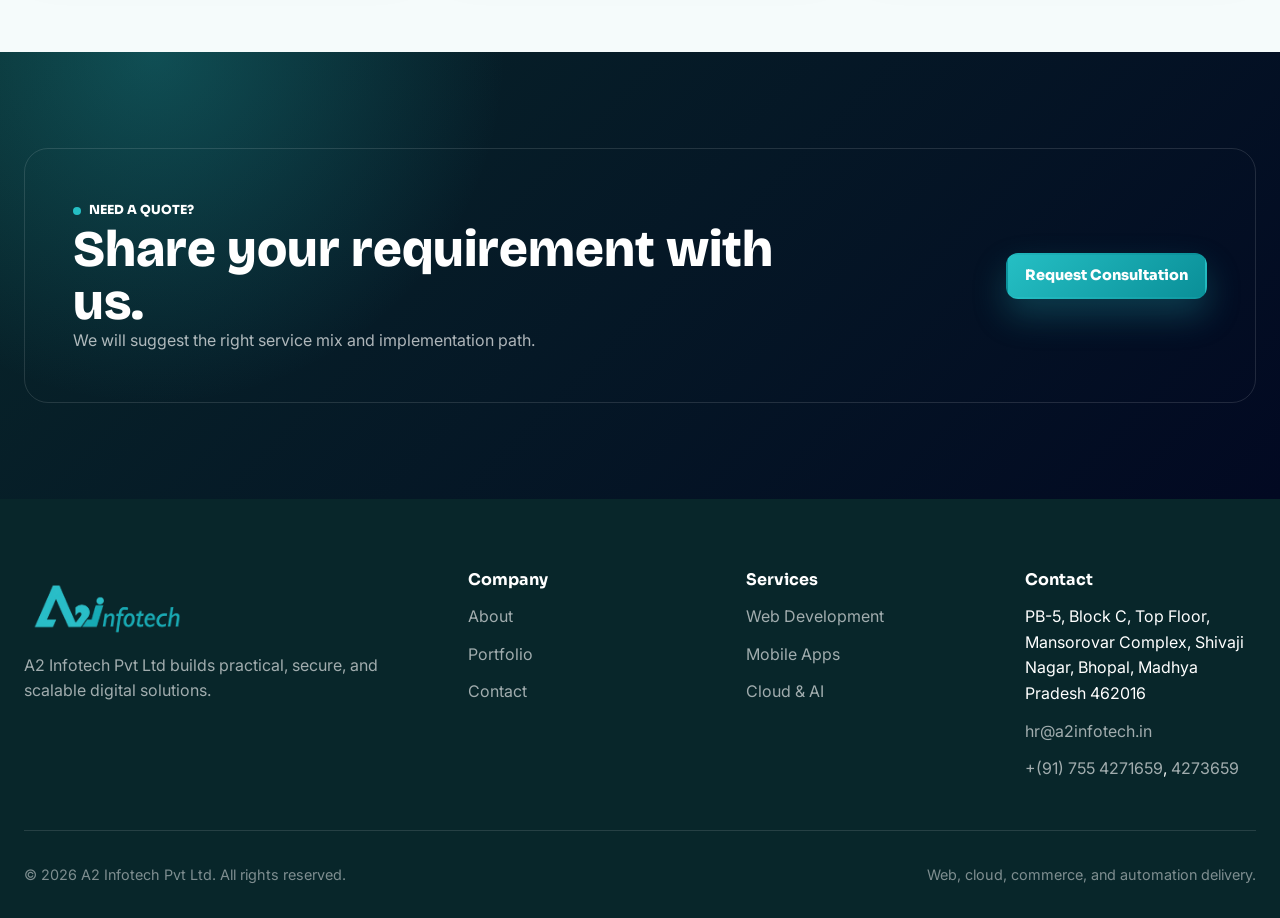
<file: services.html>
<!doctype html>
<html lang="en">
  <head>
    <meta charset="UTF-8" />
    <meta name="viewport" content="width=device-width, initial-scale=1.0" />
    <title>Services | A2 Infotech Pvt Ltd</title>
    <link rel="preconnect" href="https://fonts.googleapis.com" />
    <link rel="preconnect" href="https://fonts.gstatic.com" crossorigin />
    <link href="https://fonts.googleapis.com/css2?family=Bricolage+Grotesque:wght@600;700;800&family=Inter:wght@400;500;600;700;800&family=Lobster+Two:ital,wght@1,700&family=Sora:wght@500;600;700;800&display=swap" rel="stylesheet" />
    <link rel="stylesheet" href="./styles.css?v=20260625-5" />
    <script src="./js/main.js?v=20260625-5" defer></script>
    <script src="./js/animation.js?v=20260625-5" defer></script>
  </head>
  <body>
    <header class="home-nav-wrap" id="navbar">
      <nav class="home-nav" aria-label="Primary navigation">
        <a class="home-logo" href="index.html" aria-label="A2 Infotech home">
          <img class="brand-logo" src="./a2-infoTech-assets/A2.png" alt="A2 Infotech" />
        </a>
        <button class="home-menu-toggle" id="menu-toggle" type="button" aria-label="Open navigation" aria-expanded="false">
          <span></span><span></span><span></span>
        </button>
        <ul class="home-nav-links" id="nav-links">
          <li><a href="index.html">Home</a></li>
          <li><a class="active" href="services.html">Services</a></li>
          <li><a href="portfolio.html">Portfolio</a></li>
          <li><a href="technologies.html">Technologies</a></li>
          <li><a href="about.html">About</a></li>
          <li><a href="contact.html">Contact</a></li>
        </ul>
        <a class="home-nav-cta" href="contact.html">Book a Review <span>-&gt;</span></a>
      </nav>
    </header>
    <main>
      <section class="page-hero"><div class="container"><p class="eyebrow reveal">Services</p><h1 class="reveal">Technology services for launch, scale, and support.</h1><p class="lead reveal">Choose one service or bring us a complete digital transformation requirement. We can handle planning, design, development, deployment, and maintenance.</p></div></section>
      <section class="section service-showcase">
        <div class="container">
          <div class="section-head">
            <div><p class="eyebrow reveal">What delivery looks like</p><h2 class="reveal">Real interfaces, workflows, and dashboards behind the services.</h2></div>
            <p class="lead reveal">Each service connects to something practical: admin panels, customer journeys, cloud monitoring, automation workflows, or reporting screens your team can actually use.</p>
          </div>
          <div class="image-story-grid">
            <article class="image-story-card reveal"><img src="./a2-infoTech-assets/mockup-product-suite.png" alt="Website, mobile app, and admin dashboard product suite" loading="lazy" /><div><span>Web & Mobile</span><h3>Customer-facing products with operational dashboards.</h3></div></article>
            <article class="image-story-card reveal"><img src="./a2-infoTech-assets/mockup-cloud-dashboard.png" alt="Cloud operations dashboard with monitoring charts" loading="lazy" /><div><span>Cloud & DevOps</span><h3>Infrastructure visibility before and after launch.</h3></div></article>
            <article class="image-story-card reveal"><img src="./a2-infoTech-assets/mockup-automation-workflow.png" alt="AI automation workflow builder interface" loading="lazy" /><div><span>AI Automation</span><h3>Repeatable workflows instead of manual follow-ups.</h3></div></article>
          </div>
        </div>
      </section>
      <section class="section"><div class="container"><div class="grid-3">
        <article class="card reveal"><div class="icon-tile">⌁</div><h3>Web Development</h3><p>Corporate sites, landing pages, CMS websites, portals, and high-performance frontends.</p><ul class="list"><li>Responsive UI</li><li>SEO structure</li><li>Analytics setup</li></ul></article>
        <article class="card reveal"><div class="icon-tile">▣</div><h3>Software Development</h3><p>Custom systems for sales, operations, finance, inventory, HR, and customer management.</p><ul class="list"><li>Admin dashboards</li><li>API integrations</li><li>Reports and roles</li></ul></article>
        <article class="card reveal"><div class="icon-tile">◫</div><h3>Mobile App Development</h3><p>Cross-platform and native-feeling mobile apps for customers, teams, and field operations.</p><ul class="list"><li>Flutter apps</li><li>React Native apps</li><li>Store deployment</li></ul></article>
        <article class="card reveal"><div class="icon-tile">🛒</div><h3>E-commerce</h3><p>Online stores with catalog management, checkout, payment, order tracking, and promotions.</p><ul class="list"><li>Shopify</li><li>WooCommerce</li><li>Custom commerce</li></ul></article>
        <article class="card reveal"><div class="icon-tile">☁</div><h3>Cloud & DevOps</h3><p>Hosting, cloud migration, server optimization, CI/CD, containers, monitoring, and backups.</p><ul class="list"><li>AWS, Azure, GCP</li><li>Docker</li><li>Monitoring</li></ul></article>
        <article class="card reveal"><div class="icon-tile">AI</div><h3>AI Automation</h3><p>AI assistants, workflow automation, document processing, chatbots, and productivity tools.</p><ul class="list"><li>Chat automation</li><li>Lead workflows</li><li>Data extraction</li></ul></article>
        <article class="card reveal"><div class="icon-tile">◇</div><h3>Cybersecurity</h3><p>Security reviews, hardening, access control, backups, SSL, and secure deployment practices.</p><ul class="list"><li>Risk checks</li><li>Secure hosting</li><li>Policy support</li></ul></article>
        <article class="card reveal"><div class="icon-tile">UX</div><h3>UI/UX Design</h3><p>Wireframes, design systems, prototypes, product flows, and conversion-focused interfaces.</p><ul class="list"><li>Figma design</li><li>Prototype</li><li>Design handoff</li></ul></article>
        <article class="card reveal"><div class="icon-tile">↻</div><h3>Maintenance</h3><p>Monthly support for updates, fixes, monitoring, security, content changes, and improvements.</p><ul class="list"><li>Bug fixes</li><li>Performance</li><li>Feature updates</li></ul></article>
      </div></div></section>
      <section class="section section-alt"><div class="container"><div class="section-head center"><p class="eyebrow reveal">Engagement models</p><h2 class="reveal">Flexible ways to work together.</h2></div><div class="grid-3"><article class="card reveal"><h3>Fixed scope project</h3><p>Best for clear websites, apps, and platforms with defined deliverables.</p></article><article class="card reveal"><h3>Dedicated team</h3><p>Best for ongoing product development and long-term feature delivery.</p></article><article class="card reveal"><h3>Monthly support</h3><p>Best for maintenance, hosting support, monitoring, improvements, and updates.</p></article></div></div></section>
      <section class="section cta-band"><div class="container cta-inner"><div><p class="eyebrow" style="color: var(--color-white)">Need a quote?</p><h2>Share your requirement with us.</h2><p>We will suggest the right service mix and implementation path.</p></div><a class="btn btn-primary" href="contact.html">Request Consultation</a></div></section>
    </main>
    <footer class="footer"><div class="container"><div class="footer-grid"><div><a class="brand" href="index.html"><img class="brand-logo" src="./a2-infoTech-assets/A2.png" alt="A2 Infotech" /></a><p>A2 Infotech Pvt Ltd builds practical, secure, and scalable digital solutions.</p></div><div><h4>Company</h4><ul><li><a href="about.html">About</a></li><li><a href="portfolio.html">Portfolio</a></li><li><a href="contact.html">Contact</a></li></ul></div><div><h4>Services</h4><ul><li><a href="services.html">Web Development</a></li><li><a href="services.html">Mobile Apps</a></li><li><a href="services.html">Cloud & AI</a></li></ul></div><div><h4>Contact</h4><ul><li>PB-5, Block C, Top Floor, Mansorovar Complex, Shivaji Nagar, Bhopal, Madhya Pradesh 462016</li><li><a href="mailto:hr@a2infotech.in">hr@a2infotech.in</a></li><li><a href="tel:+917554271659">+(91) 755 4271659</a>, <a href="tel:+917554273659">4273659</a></li></ul></div></div><div class="footer-bottom"><span>© 2026 A2 Infotech Pvt Ltd. All rights reserved.</span><span>Web, cloud, commerce, and automation delivery.</span></div></div></footer>
  </body>
</html>
</file>
<file: styles.css>
@import url("./tokens.css?v=20260625-5");

* {
  box-sizing: border-box;
}

html,
body {
  margin: 0;
  min-height: 100%;
  overflow-x: clip;
  scroll-behavior: smooth;
}

body {
  background: var(--color-paper);
  color: var(--color-ink);
  font-family: var(--font-body);
  line-height: 1.6;
  text-rendering: optimizeLegibility;
  transition: background var(--dur-med) var(--ease-out), color var(--dur-med) var(--ease-out);
}

img,
svg {
  display: block;
  max-width: 100%;
}

a {
  color: inherit;
  text-decoration: none;
}

button,
input,
textarea,
select {
  font: inherit;
}

button {
  cursor: pointer;
}

:focus-visible {
  outline: 3px solid var(--color-cyan);
  outline-offset: 4px;
}

.site-header {
  position: fixed;
  inset: 0 0 auto;
  z-index: 20;
  border-bottom: var(--rule-thin) solid var(--color-rule);
  background: #ffffffe0;
  backdrop-filter: blur(18px);
  transition: box-shadow var(--dur-med) var(--ease-out), background var(--dur-med) var(--ease-out);
}

.site-header.is-scrolled {
  box-shadow: 0 18px 46px var(--color-shadow);
}

.nav {
  width: min(1400px, calc(100% - 48px));
  height: 76px;
  margin: 0 auto;
  display: flex;
  align-items: center;
  justify-content: space-between;
  gap: var(--space-lg);
}

.brand {
  display: inline-flex;
  align-items: center;
  gap: var(--space-sm);
  min-width: 0;
}

.brand-logo {
  width: clamp(150px, 13vw, 210px);
  height: auto;
}

.brand-mark {
  width: 42px;
  height: 42px;
  display: grid;
  place-items: center;
  border-radius: var(--radius-md);
  background: linear-gradient(135deg, var(--color-accent), var(--color-accent-strong));
  color: var(--color-white);
  font-family: var(--font-display);
  font-weight: 800;
  box-shadow: 0 12px 28px #25bfc447;
}

.brand-name {
  font-family: var(--font-display);
  font-size: 1.05rem;
  font-weight: 800;
  line-height: 1.05;
  letter-spacing: 0;
}

.brand-name small {
  color: var(--color-muted);
  font-size: 0.62rem;
  font-weight: 800;
  text-transform: uppercase;
}

.brand-name span {
  color: var(--color-accent);
}

.nav-links {
  display: flex;
  align-items: center;
  gap: var(--space-2xs);
  list-style: none;
  margin: 0;
  padding: 0;
}

.nav-link {
  display: inline-flex;
  min-height: 40px;
  align-items: center;
  border-radius: var(--radius-sm);
  padding: 0 var(--space-sm);
  color: var(--color-ink-soft);
  font-size: var(--text-sm);
  font-weight: 700;
  transition: color var(--dur-fast) var(--ease-out), background var(--dur-fast) var(--ease-out);
}

.nav-link:hover,
.nav-link.active {
  color: var(--color-accent);
  background: var(--color-accent-soft);
}

.nav-actions {
  display: flex;
  align-items: center;
  gap: var(--space-sm);
}

.theme-pill {
  width: 82px;
  height: 44px;
  display: inline-flex;
  align-items: center;
  justify-content: center;
  gap: var(--space-sm);
  border: 0;
  border-radius: 999px;
  background: var(--color-paper-soft);
  color: var(--color-ink-soft);
}

.theme-pill span {
  position: relative;
  width: 18px;
  height: 18px;
  border-radius: 50%;
}

.theme-pill span:first-child {
  border: 2px solid var(--color-accent);
}

.theme-pill span:first-child::before {
  content: "";
  position: absolute;
  inset: -6px;
  border-radius: inherit;
  background: repeating-conic-gradient(from 0deg, var(--color-accent) 0 8deg, #00000000 8deg 24deg);
  opacity: 0.9;
  z-index: -1;
}

.theme-pill span:last-child {
  background: var(--color-ink-soft);
  box-shadow: -6px -2px 0 var(--color-paper-soft) inset;
}

:root[data-theme="dark"] .theme-pill {
  background: #18273c;
}

:root[data-theme="dark"] .theme-pill span:first-child {
  opacity: 0.45;
}

:root[data-theme="dark"] .theme-pill span:last-child {
  background: var(--color-accent);
  box-shadow: -6px -2px 0 #18273c inset;
}

.menu-toggle {
  display: none;
  width: 42px;
  height: 42px;
  border: var(--rule-thin) solid var(--color-rule);
  border-radius: var(--radius-md);
  background: var(--color-white);
  color: var(--color-ink);
}

.menu-toggle span {
  display: block;
  width: 18px;
  height: 2px;
  margin: 4px auto;
  background: currentColor;
  border-radius: 999px;
}

.site-loader {
  position: fixed;
  inset: 0;
  z-index: 999;
  display: grid;
  place-items: center;
  background:
    radial-gradient(circle at 50% 44%, #25bfc438, #00000000 18rem),
    linear-gradient(145deg, #04191b, #0f555a 46%, #061f22);
  color: var(--color-white);
  transition: opacity 720ms var(--ease-out), visibility 720ms var(--ease-out), transform 720ms var(--ease-out);
}

:root.loader-complete .site-loader {
  opacity: 0;
  visibility: hidden;
  transform: scale(1.04);
  pointer-events: none;
}

.loader-scene {
  width: min(560px, calc(100% - 40px));
  display: grid;
  justify-items: center;
  gap: var(--space-xl);
  text-align: center;
}

.loader-logo {
  position: relative;
  display: flex;
  align-items: center;
  justify-content: center;
  gap: 0.26em;
  min-height: 112px;
  overflow: hidden;
  color: var(--color-white);
  filter: drop-shadow(0 22px 42px #25bfc452);
}

.loader-logo::before {
  content: "";
  position: absolute;
  inset: 8px auto 8px 50%;
  width: 1px;
  background: linear-gradient(180deg, #00000000, #ffffff47, #00000000);
  opacity: 0;
  transform: scaleY(0.5);
  animation: loader-divider 680ms var(--ease-out) 720ms forwards;
}

.loader-a2 {
  display: inline-flex;
  align-items: center;
  justify-content: center;
  font-family: var(--font-display);
  font-size: clamp(4.2rem, 13vw, 7.4rem);
  font-weight: 900;
  letter-spacing: -0.08em;
  line-height: 0.88;
  transform: scale(0.92);
  animation: loader-a2-pulse 820ms var(--ease-out) forwards;
}

.loader-wordmark {
  display: inline-flex;
  align-items: center;
  overflow: hidden;
  color: #dbe6f2;
  font-family: var(--font-editorial);
  font-size: clamp(2.15rem, 7vw, 4.65rem);
  font-weight: 800;
  letter-spacing: -0.035em;
  line-height: 0.92;
  opacity: 0;
  clip-path: inset(0 100% 0 0);
  transform: translateX(-42px);
  animation: loader-word-slide 980ms var(--ease-out) 760ms forwards;
}

.loader-scene p {
  max-width: 520px;
  margin: 0;
  color: #ffffffad;
  font-family: var(--font-display);
  font-size: clamp(0.84rem, 2vw, 1rem);
  font-weight: 700;
  letter-spacing: 0.16em;
  text-transform: uppercase;
  opacity: 0;
  transform: translateY(12px);
  animation: loader-caption 640ms var(--ease-out) 1.26s forwards;
}

.loader-bar {
  width: min(360px, 72vw);
  height: 3px;
  overflow: hidden;
  border-radius: 999px;
  background: #ffffff24;
  box-shadow: 0 18px 40px #25bfc433;
}

.loader-bar span {
  display: block;
  width: 100%;
  height: 100%;
  border-radius: inherit;
  background: linear-gradient(90deg, #00000000, var(--color-cyan), var(--color-accent), #ffffffeb);
  transform: translateX(-100%);
  animation: loader-bar 2.15s var(--ease-in-out) 140ms forwards;
}

@keyframes loader-a2-pulse {
  0% {
    opacity: 0;
    transform: scale(0.78);
    filter: blur(5px);
  }
  55% {
    opacity: 1;
    transform: scale(1.06);
    filter: blur(0);
  }
  100% {
    opacity: 1;
    transform: scale(1);
    filter: blur(0);
  }
}

@keyframes loader-divider {
  to {
    opacity: 1;
    transform: scaleY(1);
  }
}

@keyframes loader-word-slide {
  0% {
    opacity: 0;
    clip-path: inset(0 100% 0 0);
    transform: translateX(-42px);
  }
  100% {
    opacity: 1;
    clip-path: inset(0 0 0 0);
    transform: translateX(0);
  }
}

@keyframes loader-caption {
  to {
    opacity: 1;
    transform: translateY(0);
  }
}

@keyframes loader-bar {
  to {
    transform: translateX(0);
  }
}

.btn {
  display: inline-flex;
  min-height: 46px;
  align-items: center;
  justify-content: center;
  gap: var(--space-xs);
  border: var(--rule-bold) solid #00000000;
  border-radius: var(--radius-md);
  padding: 0.78rem 1.05rem;
  font-family: var(--font-display);
  font-size: var(--text-sm);
  font-weight: 800;
  line-height: 1;
  transition: transform var(--dur-fast) var(--ease-out), border-color var(--dur-fast) var(--ease-out), background var(--dur-fast) var(--ease-out), color var(--dur-fast) var(--ease-out), box-shadow var(--dur-fast) var(--ease-out);
  white-space: nowrap;
}

.btn:hover {
  transform: translateY(-2px);
}

.btn:active {
  transform: translateY(0);
}

.btn-primary {
  background: linear-gradient(135deg, var(--color-accent), var(--color-accent-strong));
  color: var(--color-white);
  box-shadow: 0 16px 34px #25bfc442;
}

.btn-primary:hover {
  box-shadow: 0 20px 42px #25bfc457;
}

.btn-secondary {
  border-color: var(--color-rule);
  background: var(--color-white);
  color: var(--color-ink);
}

.btn-secondary:hover {
  border-color: var(--color-accent);
  color: var(--color-accent);
}

.section {
  padding: var(--space-4xl) 0;
}

.section-alt {
  background: var(--color-paper-soft);
}

.container {
  width: min(1400px, calc(100% - 48px));
  margin: 0 auto;
}

.section-head {
  display: grid;
  grid-template-columns: minmax(0, 0.95fr) minmax(0, 0.8fr);
  gap: var(--space-2xl);
  align-items: end;
  margin-bottom: var(--space-2xl);
}

.section-head.center {
  display: block;
  max-width: 760px;
  margin-inline: auto;
  text-align: center;
}

.eyebrow {
  display: inline-flex;
  align-items: center;
  gap: var(--space-xs);
  margin-bottom: var(--space-md);
  color: var(--color-accent);
  font-family: var(--font-display);
  font-size: var(--text-xs);
  font-weight: 800;
  text-transform: uppercase;
}

.eyebrow::before {
  content: "";
  width: 8px;
  height: 8px;
  border-radius: 50%;
  background: var(--color-accent);
}

h1,
h2,
h3,
h4,
p {
  margin-top: 0;
}

h1,
h2,
h3,
h4 {
  letter-spacing: 0;
  line-height: 1.08;
}

h1,
h2 {
  font-family: var(--font-editorial);
  font-weight: 800;
}

h3,
h4 {
  font-family: var(--font-display);
}

h1,
h2 {
  overflow-wrap: anywhere;
}

h1 {
  margin-bottom: var(--space-lg);
  font-size: var(--text-display-s);
  max-width: 920px;
}

h2 {
  margin-bottom: 0;
  font-size: clamp(2rem, 4vw, 3.8rem);
}

h3 {
  margin-bottom: var(--space-sm);
  font-size: var(--text-lg);
}

.lead {
  color: var(--color-ink-soft);
  font-size: var(--text-md);
}

.muted {
  color: var(--color-muted);
}

.hero {
  position: relative;
  min-height: 100vh;
  padding: 118px 0 var(--space-3xl);
  overflow: hidden;
  background:
    linear-gradient(100deg, var(--color-paper) 0 54%, var(--color-paper-blue) 54% 100%);
}

.hero-grid {
  display: grid;
  grid-template-columns: minmax(0, 0.92fr) minmax(420px, 1.08fr);
  gap: var(--space-4xl);
  align-items: center;
  min-height: calc(100vh - 180px);
}

.hero-copy {
  position: relative;
  z-index: 2;
}

.hero-copy h1 span {
  color: var(--color-accent);
}

.hero-actions {
  display: flex;
  flex-wrap: wrap;
  gap: var(--space-sm);
  margin: var(--space-xl) 0;
}

.hero-proof {
  display: grid;
  grid-template-columns: repeat(3, minmax(0, 1fr));
  gap: var(--space-sm);
  max-width: 660px;
}

.proof-pill {
  border: var(--rule-thin) solid var(--color-rule);
  border-radius: var(--radius-md);
  background: #ffffffb8;
  padding: var(--space-md);
}

.proof-pill strong {
  display: block;
  font-family: var(--font-display);
  font-size: var(--text-md);
}

.proof-pill span {
  display: block;
  color: var(--color-muted);
  font-size: var(--text-xs);
}

.about-showcase {
  background:
    radial-gradient(circle at 50% 0%, #e7f2ecbd, #00000000 34rem),
    var(--color-paper-soft);
}

.about-stats {
  display: grid;
  grid-template-columns: repeat(4, minmax(0, 1fr));
  gap: var(--space-lg);
  margin-bottom: var(--space-3xl);
}

.stat-card {
  min-height: 150px;
  display: grid;
  place-items: center;
  align-content: center;
  border: var(--rule-thin) solid var(--color-rule);
  border-radius: var(--radius-lg);
  background: #ffffffd1;
  box-shadow: 0 18px 46px #06173012;
  backdrop-filter: blur(14px);
  transition: transform var(--dur-med) var(--ease-out), box-shadow var(--dur-med) var(--ease-out), border-color var(--dur-med) var(--ease-out);
}

.stat-card:hover {
  border-color: #25bfc452;
  transform: translateY(-7px);
  box-shadow: 0 24px 60px #25bfc421;
}

.stat-card strong {
  color: var(--color-accent);
  font-family: var(--font-display);
  font-size: clamp(3.1rem, 6vw, 4.7rem);
  font-weight: 800;
  line-height: 0.95;
  text-shadow: 0 10px 24px #25bfc424;
}

.stat-card span {
  margin-top: var(--space-md);
  color: #3a4f79;
  font-family: var(--font-display);
  font-size: var(--text-md);
  font-weight: 700;
}

.showcase-heading {
  max-width: 720px;
  margin: 0 auto var(--space-2xl);
  text-align: center;
}

.showcase-heading p {
  margin-bottom: var(--space-sm);
  color: var(--color-accent);
  font-family: var(--font-display);
  font-size: var(--text-sm);
  font-weight: 800;
  text-transform: uppercase;
}

.showcase-heading h2 {
  font-size: clamp(2rem, 4.2vw, 3rem);
}

.showcase-heading h2 span {
  color: var(--color-accent);
}

.showcase-heading::after {
  content: "";
  display: block;
  width: 64px;
  height: 3px;
  margin: var(--space-lg) auto 0;
  border-radius: 999px;
  background: var(--color-accent);
}

.about-service-grid {
  display: grid;
  grid-template-columns: repeat(3, minmax(0, 1fr));
  gap: var(--space-lg);
}

.about-service-card {
  position: relative;
  min-height: 158px;
  display: grid;
  grid-template-columns: auto minmax(0, 1fr) auto;
  align-items: center;
  gap: var(--space-lg);
  border: var(--rule-thin) solid var(--color-rule);
  border-radius: var(--radius-lg);
  background: #ffffffdb;
  padding: var(--space-lg);
  box-shadow: 0 18px 46px #0617300f;
  overflow: hidden;
  transition: transform var(--dur-med) var(--ease-out), box-shadow var(--dur-med) var(--ease-out), border-color var(--dur-med) var(--ease-out);
}

.about-service-card::before {
  content: "";
  position: absolute;
  inset: 0;
  background: linear-gradient(135deg, #25bfc417, #00000000 42%);
  opacity: 0;
  transition: opacity var(--dur-med) var(--ease-out);
}

.about-service-card:hover {
  border-color: #25bfc457;
  transform: translateY(-8px);
  box-shadow: 0 26px 64px #25bfc424;
}

.about-service-card:hover::before {
  opacity: 1;
}

.about-service-card h3,
.about-service-card p,
.service-arrow,
.service-icon {
  position: relative;
  z-index: 1;
}

.about-service-card h3 {
  margin-bottom: var(--space-xs);
  font-size: 1.08rem;
}

.about-service-card p {
  margin: 0;
  color: #1c315b;
  font-size: var(--text-sm);
}

.service-icon {
  width: 92px;
  height: 92px;
  display: grid;
  place-items: center;
  border-radius: var(--radius-lg);
  color: var(--color-white);
  box-shadow: 0 16px 30px #25bfc438;
}

.service-icon.blue {
  background: linear-gradient(145deg, var(--color-cyan), var(--color-accent));
}

.service-icon.purple {
  background: linear-gradient(145deg, var(--color-green), var(--color-accent-strong));
}

.service-icon svg {
  width: 56px;
  height: 56px;
  fill: none;
  stroke: currentColor;
  stroke-linecap: round;
  stroke-linejoin: round;
  stroke-width: 1.75;
}

.service-arrow {
  width: 40px;
  height: 40px;
  display: grid;
  place-items: center;
  align-self: end;
  border-radius: 50%;
  background: var(--color-accent-soft);
  color: var(--color-accent);
  font-size: 1.35rem;
  font-weight: 800;
  transition: transform var(--dur-fast) var(--ease-out), background var(--dur-fast) var(--ease-out), color var(--dur-fast) var(--ease-out);
}

.about-service-card:hover .service-arrow {
  background: var(--color-accent);
  color: var(--color-white);
  transform: translateX(4px);
}

.hero-visual {
  position: relative;
  min-height: 680px;
  isolation: isolate;
}

.hero-orbit-stage {
  position: relative;
  width: min(760px, 100%);
  min-height: 760px;
  margin-inline: auto;
}

.hero-blue-curve {
  position: absolute;
  inset: 70px 18px 70px 150px;
  z-index: 0;
  border-radius: 42% 0 0 42%;
  background: linear-gradient(105deg, var(--color-accent-soft), var(--color-paper-blue));
  opacity: 0;
  transform: translateX(60px) scaleX(0.78);
  transform-origin: right center;
  animation: curve-load 850ms var(--ease-out) 2.15s forwards;
}

.hero-image {
  position: absolute;
  left: 50%;
  top: 50%;
  z-index: 2;
  width: min(360px, 52%);
  aspect-ratio: 0.82;
  overflow: hidden;
  border-radius: var(--radius-xl);
  box-shadow: 0 28px 70px var(--color-shadow);
  background: var(--color-paper-blue);
  opacity: 0;
  transform: translate(-50%, -45%) scale(0.94);
  animation: hero-image-load 850ms var(--ease-out) 2.75s forwards;
}

.hero-image img {
  width: 100%;
  height: 100%;
  object-fit: cover;
  object-position: center center;
}

.orbit-ring {
  position: absolute;
  inset: 0;
  z-index: 3;
  opacity: 0;
  transform-origin: center;
  animation:
    orbit-appear 700ms var(--ease-out) 3.35s forwards,
    orbit-spin 24s linear 4s infinite;
}

.orbit-node {
  position: absolute;
  left: 50%;
  top: 50%;
  width: min(250px, 34vw);
  animation: orbit-counter 24s linear 4s infinite;
}

.node-strategy {
  transform: rotate(270deg) translateX(320px) translate(-50%, -50%) rotate(-270deg);
}

.node-engineering {
  transform: rotate(0deg) translateX(320px) translate(-50%, -50%) rotate(0deg);
}

.node-launch {
  transform: rotate(90deg) translateX(320px) translate(-50%, -50%) rotate(-90deg);
}

.signal-card {
  position: relative;
  z-index: 3;
  width: 100%;
  border: var(--rule-thin) solid #ffffffa8;
  border-radius: var(--radius-lg);
  background: #ffffffe0;
  padding: var(--space-md);
  box-shadow: 0 16px 36px #0617301a;
  backdrop-filter: blur(16px);
}

.signal-card strong {
  display: block;
  font-family: var(--font-display);
  font-size: 0.95rem;
}

.signal-card span {
  color: var(--color-muted);
  font-size: var(--text-sm);
}

.signal-card.one {
  top: auto;
  left: auto;
}

.signal-card.two {
  top: auto;
  right: auto;
}

.signal-card.three {
  bottom: auto;
  left: auto;
}

@keyframes curve-load {
  to {
    opacity: 1;
    transform: translateX(0) scaleX(1);
  }
}

@keyframes hero-image-load {
  to {
    opacity: 1;
    transform: translate(-50%, -50%) scale(1);
  }
}

@keyframes hero-image-mobile-load {
  to {
    opacity: 1;
    transform: translateY(0) scale(1);
  }
}

@keyframes orbit-appear {
  to {
    opacity: 1;
  }
}

@keyframes orbit-spin {
  to {
    transform: rotate(360deg);
  }
}

@keyframes orbit-counter {
  to {
    rotate: -360deg;
  }
}

.logo-strip {
  border-block: var(--rule-thin) solid var(--color-rule);
  background: var(--color-white);
  overflow: hidden;
}

.marquee {
  display: flex;
  width: max-content;
  gap: var(--space-lg);
  padding: var(--space-lg) 0;
}

.tech-logo,
.stack-chip {
  display: inline-flex;
  align-items: center;
  justify-content: center;
  gap: var(--space-xs);
  min-height: 44px;
  border: var(--rule-thin) solid var(--color-rule);
  border-radius: var(--radius-md);
  background: var(--color-white);
  padding: 0.6rem 0.9rem;
  color: var(--color-ink-soft);
  font-family: var(--font-display);
  font-size: var(--text-sm);
  font-weight: 800;
  white-space: nowrap;
}

.tech-logo::before,
.stack-chip::before {
  content: "";
  width: 0.68rem;
  height: 0.68rem;
  border-radius: 0.2rem;
  background: linear-gradient(135deg, var(--color-accent), var(--color-cyan));
  box-shadow: 0 0 0 3px var(--color-accent-soft);
}

.tech-logo svg,
.stack-chip svg {
  width: 22px;
  height: 22px;
}

.grid-3,
.grid-4,
.grid-2 {
  display: grid;
  gap: var(--space-lg);
}

.grid-3 {
  grid-template-columns: repeat(3, minmax(0, 1fr));
}

.grid-4 {
  grid-template-columns: repeat(4, minmax(0, 1fr));
}

.grid-2 {
  grid-template-columns: repeat(2, minmax(0, 1fr));
}

.card {
  position: relative;
  border: var(--rule-thin) solid var(--color-rule);
  border-radius: var(--radius-lg);
  background: var(--color-white);
  padding: var(--space-xl);
  box-shadow: 0 18px 46px #0617300d;
  transition: transform var(--dur-med) var(--ease-out), box-shadow var(--dur-med) var(--ease-out), border-color var(--dur-med) var(--ease-out);
}

.card:hover {
  border-color: #25bfc459;
  transform: translateY(-6px);
  box-shadow: 0 26px 62px #25bfc41f;
}

.icon-tile {
  width: 52px;
  height: 52px;
  display: grid;
  place-items: center;
  margin-bottom: var(--space-lg);
  border-radius: var(--radius-md);
  background: var(--color-accent-soft);
  color: var(--color-accent);
}

.icon-tile svg {
  width: 26px;
  height: 26px;
}

.icon-tile {
  font-family: var(--font-display);
  font-weight: 800;
}

.card p,
.case p,
.step p {
  color: var(--color-ink-soft);
}

.list {
  display: grid;
  gap: var(--space-sm);
  margin: var(--space-lg) 0 0;
  padding: 0;
  list-style: none;
}

.list li {
  display: flex;
  gap: var(--space-sm);
  color: var(--color-ink-soft);
}

.list li::before {
  content: "";
  width: 7px;
  height: 7px;
  flex: 0 0 auto;
  margin-top: 0.65rem;
  border-radius: 50%;
  background: var(--color-accent);
}

.tech-grid {
  display: flex;
  flex-wrap: wrap;
  gap: var(--space-sm);
}

.capability-band {
  display: grid;
  grid-template-columns: minmax(0, 0.9fr) minmax(0, 1.1fr);
  gap: var(--space-2xl);
  align-items: center;
}

.blue-panel {
  border-radius: var(--radius-xl);
  background: linear-gradient(135deg, var(--color-accent), var(--color-accent-strong));
  color: var(--color-white);
  padding: var(--space-2xl);
  box-shadow: 0 28px 70px #25bfc43d;
}

.blue-panel p {
  color: #ffffffc7;
}

.process {
  counter-reset: step;
}

.step {
  counter-increment: step;
}

.step::before {
  content: counter(step, decimal-leading-zero);
  display: inline-grid;
  width: 48px;
  height: 48px;
  place-items: center;
  margin-bottom: var(--space-lg);
  border-radius: var(--radius-md);
  background: var(--color-ink);
  color: var(--color-white);
  font-family: var(--font-display);
  font-weight: 800;
}

.case {
  overflow: hidden;
  padding: 0;
}

.case-media {
  min-height: 230px;
  display: grid;
  place-items: center;
  background: linear-gradient(135deg, var(--case-a, var(--color-accent)), var(--case-b, var(--color-cyan)));
  color: var(--color-white);
  font-family: var(--font-display);
  font-size: clamp(2.5rem, 6vw, 5rem);
  font-weight: 800;
  overflow: hidden;
}

.case-media img {
  width: 100%;
  height: 100%;
  object-fit: cover;
  transition: transform var(--dur-slow) var(--ease-out), filter var(--dur-med) var(--ease-out);
}

.case:hover .case-media img {
  transform: scale(1.045);
  filter: saturate(1.06) contrast(1.02);
}

.case-body {
  padding: var(--space-xl);
}

.tag-row {
  display: flex;
  flex-wrap: wrap;
  gap: var(--space-xs);
  margin-bottom: var(--space-md);
}

.tag {
  display: inline-flex;
  min-height: 28px;
  align-items: center;
  border-radius: 999px;
  background: var(--color-accent-soft);
  color: var(--color-accent);
  padding: 0 var(--space-sm);
  font-size: var(--text-xs);
  font-weight: 800;
}

.contact-panel {
  display: grid;
  grid-template-columns: minmax(0, 0.85fr) minmax(0, 1.15fr);
  gap: var(--space-xl);
  align-items: start;
}

.contact-info-panel {
  display: grid;
  gap: var(--space-lg);
}

.contact-detail-list {
  display: grid;
  gap: 28px;
  margin: var(--space-lg) 0 0;
  padding: 0;
  list-style: none;
}

.contact-detail-list li {
  display: grid;
  grid-template-columns: 56px minmax(0, 1fr);
  gap: 14px;
  align-items: center;
  color: var(--color-white);
  font-size: clamp(1rem, 1.6vw, 1.25rem);
  line-height: 1.55;
}

.contact-detail-list a {
  color: var(--color-white);
}

.contact-detail-icon {
  width: 56px;
  height: 56px;
  display: grid;
  place-items: center;
  border-radius: 18px;
  background: #ffffff1f;
  color: var(--color-white);
  box-shadow: inset 0 0 0 1px #ffffff29;
}

.contact-detail-icon svg {
  width: 34px;
  height: 34px;
  fill: none;
  stroke: currentColor;
  stroke-linecap: round;
  stroke-linejoin: round;
  stroke-width: 1.9;
}

.contact-map-section {
  padding-top: 0;
}

.contact-map-card {
  position: relative;
  overflow: hidden;
  border: var(--rule-thin) solid var(--color-rule);
  border-radius: 30px;
  background: var(--color-white);
  box-shadow: 0 24px 70px #0617301a;
}

.contact-map-card iframe {
  width: 100%;
  min-height: min(62vw, 560px);
  display: block;
  border: 0;
}

.map-route-card {
  position: absolute;
  top: 18px;
  left: 18px;
  z-index: 2;
  width: min(420px, calc(100% - 36px));
  display: grid;
  gap: 10px;
  border: var(--rule-thin) solid #c9daebb3;
  border-radius: 12px;
  background: #fffffff0;
  padding: 14px 16px;
  box-shadow: 0 16px 42px #06173024;
  backdrop-filter: blur(12px);
}

.map-route-card div {
  display: grid;
  grid-template-columns: 22px minmax(0, 1fr);
  gap: 10px;
  align-items: center;
  color: var(--color-ink);
  font-size: var(--text-sm);
}

.map-route-card div:first-child {
  padding-bottom: 10px;
  border-bottom: var(--rule-thin) solid var(--color-rule);
}

.map-route-card div span {
  width: 14px;
  height: 14px;
  border: 3px solid var(--color-muted);
  border-radius: 50%;
}

.map-route-card div:nth-child(2) span {
  border-color: var(--color-accent);
  background: var(--color-accent);
  box-shadow: 0 0 0 5px #25bfc424;
}

.map-more-link {
  width: max-content;
  margin-left: 32px;
  color: var(--color-accent);
  font-size: var(--text-sm);
  font-weight: 800;
}

.map-action-bar {
  display: flex;
  align-items: center;
  justify-content: space-between;
  gap: var(--space-lg);
  border-top: var(--rule-thin) solid var(--color-rule);
  padding: var(--space-lg);
}

.map-action-bar div {
  display: grid;
  gap: 4px;
}

.map-action-bar strong {
  color: var(--color-ink);
  font-family: var(--font-display);
  font-size: 1.15rem;
}

.map-action-bar span {
  color: var(--color-ink-soft);
}

[data-directions-link].is-loading {
  pointer-events: none;
  opacity: 0.72;
}

.form {
  display: grid;
  gap: var(--space-md);
}

.field {
  display: grid;
  gap: var(--space-xs);
}

.field label {
  color: var(--color-ink);
  font-size: var(--text-sm);
  font-weight: 800;
}

.field input,
.field textarea,
.field select {
  width: 100%;
  border: var(--rule-thin) solid var(--color-rule);
  border-radius: var(--radius-md);
  background: var(--color-paper);
  color: var(--color-ink);
  padding: 0.9rem 1rem;
  transition: border-color var(--dur-fast) var(--ease-out), box-shadow var(--dur-fast) var(--ease-out);
}

.field textarea {
  min-height: 150px;
  resize: vertical;
}

.field input:focus,
.field textarea:focus,
.field select:focus {
  border-color: var(--color-accent);
  box-shadow: 0 0 0 4px #25bfc41f;
  outline: 0;
}

.page-hero {
  padding: 132px 0 var(--space-3xl);
  background: linear-gradient(135deg, var(--color-paper), var(--color-paper-blue));
}

.page-hero .lead {
  max-width: 720px;
}

.cta-band {
  background:
    radial-gradient(circle at 12% 0, #25bfc447, #00000000 22rem),
    linear-gradient(135deg, var(--color-ink), #020922);
  color: var(--color-white);
}

.cta-inner {
  display: flex;
  align-items: center;
  justify-content: space-between;
  gap: var(--space-xl);
  border: var(--rule-thin) solid #ffffff1f;
  border-radius: var(--radius-xl);
  padding: var(--space-2xl);
}

.cta-inner h2 {
  max-width: 760px;
  color: var(--color-white);
  font-size: clamp(2rem, 4vw, 3.45rem);
  line-height: 1.03;
}

.cta-inner p {
  max-width: 650px;
  color: #ffffffad;
  margin-bottom: 0;
}

.cta-eyebrow {
  color: var(--color-white);
}

.cta-proof {
  display: flex;
  flex-wrap: wrap;
  gap: 10px;
  margin-top: var(--space-lg);
}

.cta-proof span {
  display: inline-flex;
  align-items: center;
  min-height: 34px;
  border: var(--rule-thin) solid #ffffff29;
  border-radius: 999px;
  background: #ffffff14;
  padding: 0 14px;
  color: #ffffffc7;
  font-size: var(--text-sm);
  font-weight: 800;
}

.footer {
  background: var(--color-ink);
  color: var(--color-white);
  padding: var(--space-3xl) 0 var(--space-xl);
}

.footer-grid {
  display: grid;
  grid-template-columns: 1.2fr repeat(3, minmax(0, 0.7fr));
  gap: var(--space-2xl);
  padding-bottom: var(--space-2xl);
  border-bottom: var(--rule-thin) solid #ffffff1f;
}

.footer p,
.footer a {
  color: #ffffff9e;
}

.footer a:hover {
  color: var(--color-white);
}

.footer h4 {
  margin-bottom: var(--space-md);
  color: var(--color-white);
  font-size: var(--text-base);
}

.footer ul {
  display: grid;
  gap: var(--space-sm);
  margin: 0;
  padding: 0;
  list-style: none;
}

.footer-bottom {
  display: flex;
  justify-content: space-between;
  gap: var(--space-md);
  padding-top: var(--space-xl);
  color: #ffffff7a;
  font-size: var(--text-sm);
}

.reveal {
  opacity: 1;
  transform: none;
}

:root.animations-ready .reveal {
  opacity: 1;
  transform: none;
}

:root.animations-ready .reveal.is-visible,
.reveal.is-visible {
  opacity: 1;
  transform: translateY(0);
  transition: opacity var(--dur-slow) var(--ease-out), transform var(--dur-slow) var(--ease-out);
}

:root[data-theme="dark"] .site-header {
  background: #ffffffe0;
}

:root[data-theme="dark"] .nav-links,
:root[data-theme="dark"] .menu-toggle,
:root[data-theme="dark"] .proof-pill,
:root[data-theme="dark"] .stat-card,
:root[data-theme="dark"] .about-service-card,
:root[data-theme="dark"] .tech-board,
:root[data-theme="dark"] .tech-card,
:root[data-theme="dark"] .why-float,
:root[data-theme="dark"] .mini-stats article,
:root[data-theme="dark"] .process-benefits,
:root[data-theme="dark"] .project-card,
:root[data-theme="dark"] .card,
:root[data-theme="dark"] .round-nav,
:root[data-theme="dark"] .field input,
:root[data-theme="dark"] .field textarea,
:root[data-theme="dark"] .field select {
  background-color: #ffffffe0;
  color: var(--color-ink);
}

:root[data-theme="dark"] .hero,
:root[data-theme="dark"] .page-hero {
  background:
    radial-gradient(circle at 80% 8%, var(--color-accent-soft), #00000000 28rem),
    linear-gradient(105deg, var(--color-paper) 0 55%, var(--color-paper-blue) 55% 100%);
}

:root[data-theme="dark"] .about-showcase,
:root[data-theme="dark"] .section-alt,
:root[data-theme="dark"] .tech-showcase,
:root[data-theme="dark"] .why-reference,
:root[data-theme="dark"] .process-reference,
:root[data-theme="dark"] .portfolio-reference {
  background:
    radial-gradient(circle at 50% 0%, var(--color-accent-soft), #00000000 34rem),
    var(--color-paper-soft);
}

:root[data-theme="dark"] .tech-card:hover,
:root[data-theme="dark"] .tech-card.is-hot {
  background: linear-gradient(180deg, var(--color-white), var(--color-accent-soft));
}

:root[data-theme="dark"] .btn-secondary {
  background: var(--color-white);
  color: var(--color-ink);
}

:root[data-theme="dark"] .tech-mark.next {
  color: var(--color-ink);
  border-color: var(--color-ink);
  background: var(--color-white);
}

:root[data-theme="dark"] .project-screen {
  background: linear-gradient(135deg, var(--project-color), var(--color-paper-blue));
}

.visually-hidden {
  position: absolute;
  width: 1px;
  height: 1px;
  padding: 0;
  margin: -1px;
  overflow: hidden;
  clip: rect(0, 0, 0, 0);
  white-space: nowrap;
  border: 0;
}

@keyframes float-soft {
  0%,
  100% {
    transform: translateY(0);
  }
  50% {
    transform: translateY(-12px);
  }
}

.float-soft {
  animation: float-soft 5s var(--ease-in-out) infinite;
}

.pop-card {
  will-change: transform;
}

:is(.card, .pop-card, .home-stat-card, .home-service-card, .tech-card, .process-card, .project-card, .process-benefits article) {
  transform-origin: center;
  transition:
    transform var(--dur-med) var(--ease-out),
    box-shadow var(--dur-med) var(--ease-out),
    border-color var(--dur-med) var(--ease-out),
    background var(--dur-med) var(--ease-out),
    filter var(--dur-med) var(--ease-out);
}

:is(.card, .pop-card, .home-stat-card, .home-service-card, .tech-card, .process-card, .project-card, .process-benefits article):hover {
  position: relative;
  z-index: 8;
  transform: translateY(-6px);
  border-color: #25bfc447;
  box-shadow: 0 22px 58px #0617301a;
  filter: saturate(1.02);
}

.reference-heading {
  max-width: 760px;
  margin: 0 auto var(--space-3xl);
  text-align: center;
}

.reference-heading p,
.ref-kicker {
  margin-bottom: var(--space-sm);
  color: var(--color-accent);
  font-family: var(--font-display);
  font-size: var(--text-sm);
  font-weight: 800;
  text-transform: uppercase;
}

.reference-heading h2 {
  font-size: clamp(2.35rem, 5vw, 4rem);
}

.reference-heading span,
.title-rule {
  display: block;
  width: 64px;
  height: 3px;
  margin: var(--space-lg) auto var(--space-lg);
  border-radius: 999px;
  background: var(--color-accent);
}

.reference-heading em {
  display: block;
  color: var(--color-ink-soft);
  font-style: normal;
  font-size: var(--text-md);
}

.tech-showcase,
.why-reference,
.process-reference,
.portfolio-reference {
  position: relative;
  overflow: hidden;
  background: var(--color-paper);
}

.tech-board {
  position: relative;
  display: grid;
  grid-template-columns: minmax(0, 1fr);
  align-items: center;
  gap: var(--space-md);
  border: var(--rule-thin) solid var(--color-rule);
  border-radius: var(--radius-xl);
  background: #ffffffe0;
  padding: clamp(22px, 3vw, 40px);
  box-shadow: 0 20px 58px #06173012;
}

.round-nav {
  width: 46px;
  height: 46px;
  display: grid;
  place-items: center;
  border: var(--rule-thin) solid var(--color-rule);
  border-radius: 999px;
  background: var(--color-white);
  color: var(--color-accent);
  font-family: var(--font-display);
  font-size: 1.35rem;
  font-weight: 800;
  box-shadow: 0 12px 28px #06173017;
  transition: transform var(--dur-fast) var(--ease-out), background var(--dur-fast) var(--ease-out), color var(--dur-fast) var(--ease-out);
}

.round-nav:hover {
  background: var(--color-accent);
  color: var(--color-white);
  transform: translateY(-3px);
}

.tech-card-grid {
  display: grid;
  grid-template-columns: repeat(6, minmax(0, 1fr));
  gap: var(--space-lg);
}

.tech-card {
  min-height: 150px;
  display: grid;
  place-items: center;
  align-content: center;
  gap: var(--space-md);
  border: var(--rule-thin) solid var(--color-rule);
  border-radius: var(--radius-lg);
  background: var(--color-white);
  box-shadow: 0 12px 32px #0617300a;
  transition: transform var(--dur-med) var(--ease-out), box-shadow var(--dur-med) var(--ease-out), border-color var(--dur-med) var(--ease-out), background var(--dur-med) var(--ease-out);
}

.tech-card:hover,
.tech-card.is-hot {
  border-color: #25bfc447;
  background: linear-gradient(180deg, var(--color-white), var(--color-accent-soft));
  box-shadow: 0 20px 54px #25bfc41f;
  transform: translateY(-6px);
}

.tech-card h3 {
  margin: 0;
  color: var(--color-ink);
  font-size: 1.05rem;
}

.tech-card:hover h3 {
  color: var(--color-accent);
}

.tech-mark {
  width: 76px;
  height: 76px;
  display: grid;
  place-items: center;
  color: var(--color-white);
  font-family: var(--font-display);
  font-weight: 800;
  border-radius: 24px;
  background: linear-gradient(135deg, var(--color-accent), var(--color-cyan));
  box-shadow: 0 15px 30px #25bfc42e;
}

.tech-mark.react { color: var(--color-cyan); background: #00000000; border: 3px solid currentColor; border-radius: 999px; }
.tech-mark.node { background: #5ba224; }
.tech-mark.python { background: linear-gradient(135deg, #0077bd, #e8b616); }
.tech-mark.aws { color: #1d293d; background: #00000000; font-size: 1.55rem; box-shadow: none; }
.tech-mark.flutter { background: linear-gradient(135deg, #00c1eb, #0070c4); }
.tech-mark.mongo { background: linear-gradient(90deg, #005810, #4cc157); border-radius: 999px 999px 999px 0; }
.tech-mark.docker { background: #00a2e5; font-size: 0.82rem; }
.tech-mark.firebase { background: linear-gradient(135deg, #ffb113, #e87f25); }
.tech-mark.next { color: var(--color-ink); background: var(--color-white); border: 3px solid var(--color-ink); border-radius: 999px; box-shadow: none; }
.tech-mark.php { background: #7074af; border-radius: 999px; font-style: italic; }
.tech-mark.mysql { color: #006899; background: #00000000; box-shadow: none; }
.tech-mark.gcloud { background: conic-gradient(from 40deg, #f0532b, #e9ac00, #31983d, #2885ef, #f0532b); }

.tech-mark.logo-mark {
  width: 88px;
  height: 88px;
  border: 0;
  border-radius: 0;
  background: #00000000;
  box-shadow: none;
}

.tech-mark.logo-mark img {
  width: 78px;
  height: 78px;
  object-fit: contain;
  filter: drop-shadow(0 12px 22px #06173021);
  transition: transform var(--dur-med) var(--ease-out), filter var(--dur-med) var(--ease-out);
}

.tech-mark.google-cloud-mark {
  width: 132px;
}

.tech-mark.google-cloud-mark img {
  width: 128px;
  height: 76px;
}

.tech-card:hover .tech-mark.logo-mark img,
.tech-card.is-hot .tech-mark.logo-mark img {
  transform: scale(1.08);
  filter: drop-shadow(0 18px 30px #25bfc438);
}

.scroll-hint {
  margin: var(--space-xl) 0 0;
  text-align: center;
  color: var(--color-ink-soft);
  font-family: var(--font-display);
  font-weight: 600;
}

.decor-dots {
  position: absolute;
  width: 130px;
  height: 170px;
  opacity: 0.5;
  background-image: radial-gradient(var(--color-accent) 2px, #00000000 2px);
  background-size: 20px 20px;
}

.dots-left {
  left: 0;
  top: 70px;
}

.dots-right {
  right: 30px;
  top: 55px;
}

.why-reference {
  background:
    radial-gradient(circle at 6% 12%, var(--color-accent-soft), #00000000 18rem),
    linear-gradient(180deg, var(--color-white), var(--color-paper));
}

.why-head {
  display: grid;
  grid-template-columns: minmax(0, 0.95fr) minmax(360px, 0.75fr);
  gap: var(--space-3xl);
  align-items: end;
  margin-bottom: var(--space-2xl);
}

.why-copy h2 {
  max-width: 650px;
  margin-bottom: var(--space-lg);
  font-size: clamp(2.65rem, 5.2vw, 4.85rem);
  font-family: var(--font-editorial);
  font-weight: 800;
  letter-spacing: 0;
  line-height: 0.96;
  text-wrap: balance;
}

.why-copy h2 span,
.why-copy h2 em {
  display: block;
}

.why-copy h2 em {
  color: var(--color-accent);
  font-family: var(--font-hook);
  font-size: 1.08em;
  font-style: italic;
  font-weight: 700;
  letter-spacing: 0;
  line-height: 0.92;
}

.why-copy .title-rule {
  margin-left: 0;
}

.why-lead {
  max-width: 560px;
  color: var(--color-ink-soft);
  font-size: 1.12rem;
  line-height: 1.75;
}

.mini-stats {
  display: grid;
  grid-template-columns: repeat(3, minmax(0, 1fr));
  gap: var(--space-sm);
}

.mini-stats article {
  min-height: 128px;
  display: grid;
  place-items: center;
  align-content: center;
  border: var(--rule-thin) solid var(--color-rule);
  border-radius: var(--radius-lg);
  background: #ffffffd1;
  box-shadow: 0 18px 44px #0617300f;
  text-align: center;
}

.mini-stats strong {
  color: var(--color-accent);
  font-family: var(--font-display);
  font-size: clamp(1.55rem, 2.5vw, 2rem);
  line-height: 1;
}

.mini-stats span {
  max-width: 110px;
  margin-top: var(--space-xs);
  color: var(--color-ink);
  font-size: var(--text-xs);
  font-weight: 800;
  line-height: 1.35;
}

.why-grid {
  display: grid;
  grid-template-columns: minmax(0, 0.95fr) minmax(380px, 0.85fr);
  gap: var(--space-xl);
  align-items: stretch;
}

.why-photo-wrap {
  position: relative;
  min-height: 590px;
  margin: 0;
  overflow: hidden;
  border: var(--rule-thin) solid var(--color-rule);
  border-radius: var(--radius-xl);
  background:
    linear-gradient(135deg, #fffffff0, var(--color-paper-blue)),
    var(--color-white);
  box-shadow: 0 26px 72px #0617301c;
}

.why-photo-wrap::before,
.why-photo-wrap::after {
  content: "";
  position: absolute;
  pointer-events: none;
}

.why-photo-wrap::before {
  inset: 34px 34px auto auto;
  width: 126px;
  height: 126px;
  border-radius: 50%;
  border: 1px solid #25bfc438;
}

.why-photo-wrap::after {
  left: 0;
  right: 0;
  bottom: 0;
  height: 34%;
  background: linear-gradient(180deg, #00000000, #ffffffeb);
}

.why-photo-wrap > img {
  position: absolute;
  left: 50%;
  bottom: 18px;
  z-index: 1;
  width: min(94%, 660px);
  height: auto;
  object-fit: contain;
  transform: translateX(-50%);
}

.why-photo-wrap figcaption {
  position: absolute;
  left: var(--space-xl);
  right: var(--space-xl);
  bottom: var(--space-xl);
  z-index: 2;
  display: grid;
  gap: var(--space-xs);
  border: var(--rule-thin) solid #cedcedc2;
  border-radius: var(--radius-lg);
  background: #ffffffe0;
  padding: var(--space-lg);
  box-shadow: 0 18px 48px #0617301c;
  backdrop-filter: blur(14px);
}

.why-photo-wrap figcaption strong {
  color: var(--color-ink);
  font-family: var(--font-display);
  font-size: 1rem;
}

.why-photo-wrap figcaption span {
  color: var(--color-ink-soft);
  font-size: var(--text-sm);
}

.why-benefit-grid {
  display: grid;
  grid-template-columns: repeat(2, minmax(0, 1fr));
  gap: var(--space-lg);
}

.why-float {
  position: relative;
  width: 100%;
  min-height: 272px;
  display: flex;
  flex-direction: column;
  align-items: flex-start;
  justify-content: space-between;
  overflow: hidden;
  border: var(--rule-thin) solid var(--color-rule);
  border-top: 4px solid var(--float-color, var(--color-accent));
  border-radius: var(--radius-xl);
  background: #ffffffeb;
  padding: var(--space-xl);
  box-shadow: 0 20px 54px #06173017;
  transition:
    transform var(--dur-med) var(--ease-out),
    box-shadow var(--dur-med) var(--ease-out),
    border-color var(--dur-med) var(--ease-out);
}

.why-float::after {
  content: "";
  position: absolute;
  right: -46px;
  top: -46px;
  width: 132px;
  height: 132px;
  border-radius: 50%;
  background: var(--float-color, var(--color-accent));
  opacity: 0.1;
  transition: transform var(--dur-med) var(--ease-out), opacity var(--dur-med) var(--ease-out);
}

.why-float:hover {
  border-color: #25bfc447;
  box-shadow: 0 28px 76px #0617301f;
}

.why-float:hover::after {
  opacity: 0.16;
  transform: scale(1.16);
}

.why-float span {
  width: 48px;
  height: 48px;
  display: grid;
  place-items: center;
  border-radius: var(--radius-md);
  background: var(--float-color, var(--color-accent));
  color: var(--color-white);
  font-family: var(--font-display);
  font-size: 0.78rem;
  font-weight: 900;
}

.why-float strong {
  position: relative;
  z-index: 1;
  margin-top: var(--space-lg);
  color: var(--color-ink);
  font-family: var(--font-display);
  font-size: 1.18rem;
}

.why-float p {
  position: relative;
  z-index: 1;
  margin: var(--space-sm) 0 0;
  color: var(--color-ink-soft);
  font-size: var(--text-sm);
  line-height: 1.7;
}

.why-float.one { --float-color: var(--color-accent); }
.why-float.two { --float-color: var(--color-violet); }
.why-float.three { --float-color: var(--color-green); }
.why-float.four { --float-color: var(--color-amber); }

:root.animations-ready .mini-stats article:nth-child(2),
:root.animations-ready .why-benefit-grid .why-float:nth-child(2) {
  transition-delay: 90ms;
}

:root.animations-ready .mini-stats article:nth-child(3),
:root.animations-ready .why-benefit-grid .why-float:nth-child(3) {
  transition-delay: 180ms;
}

:root.animations-ready .why-benefit-grid .why-float:nth-child(4) {
  transition-delay: 270ms;
}

.process-reference {
  background:
    radial-gradient(circle at 0 0, var(--color-accent-soft), #00000000 16rem),
    var(--color-paper);
}

.process-card-row {
  position: relative;
  display: grid;
  grid-template-columns: repeat(4, minmax(0, 1fr));
  gap: 0;
  overflow: hidden;
  border: var(--rule-thin) solid var(--color-rule);
  border-radius: var(--radius-xl);
  background: #ffffffe0;
  box-shadow: 0 20px 58px #06173012;
}

.process-card {
  position: relative;
  min-height: 286px;
  overflow: hidden;
  border: 0;
  border-right: var(--rule-thin) solid var(--color-rule);
  border-radius: 0;
  background: #00000000;
  padding: var(--space-xl);
  box-shadow: none;
}

.process-card:last-child {
  border-right: 0;
}

.process-card::before {
  content: "";
  position: absolute;
  left: var(--space-xl);
  right: var(--space-xl);
  top: 86px;
  height: 2px;
  background: var(--card-color, var(--color-accent));
  opacity: 0.26;
}

.process-card::after {
  content: "";
  position: absolute;
  right: var(--space-xl);
  top: 79px;
  width: 16px;
  height: 16px;
  border: 4px solid var(--color-white);
  border-radius: 50%;
  background: var(--card-color, var(--color-accent));
  box-shadow: 0 8px 18px #0617301f;
}

.process-card.blue { --card-color: var(--color-accent); }
.process-card.purple { --card-color: var(--color-violet); }
.process-card.cyan { --card-color: var(--color-cyan); }
.process-card.orange { --card-color: var(--color-amber); }

.process-card b {
  position: relative;
  z-index: 1;
  display: inline-flex;
  margin-bottom: 58px;
  color: var(--card-color, var(--color-accent));
  font-family: var(--font-display);
  font-size: 0.82rem;
  font-weight: 900;
  letter-spacing: 0.08em;
}

.process-card h3 {
  margin-bottom: var(--space-sm);
  font-size: 1.16rem;
}

.process-card p {
  color: var(--color-ink-soft);
  line-height: 1.72;
}

.process-benefits {
  display: grid;
  grid-template-columns: repeat(4, minmax(0, 1fr));
  gap: var(--space-lg);
  margin-top: var(--space-3xl);
  border-radius: var(--radius-xl);
  background: #ffffffe0;
  padding: var(--space-lg);
  box-shadow: 0 22px 56px #06173014;
}

.process-benefits article {
  border-right: var(--rule-thin) solid var(--color-rule);
  padding: 0 var(--space-md);
}

.process-benefits article:last-child {
  border-right: 0;
}

.process-benefits strong,
.process-benefits span {
  display: block;
}

.process-benefits strong {
  font-family: var(--font-display);
}

.process-benefits span {
  color: var(--color-ink-soft);
  font-size: var(--text-sm);
}

.portfolio-reference {
  background:
    radial-gradient(circle at 100% 0, #c9e5ff, #00000000 14rem),
    var(--color-paper);
}

.portfolio-scroll {
  display: grid;
  grid-template-columns: repeat(4, minmax(240px, 1fr));
  gap: clamp(20px, 2.2vw, 34px);
  align-items: stretch;
  overflow-x: auto;
  padding: var(--space-lg) 4px var(--space-xl);
  scrollbar-width: none;
}

.portfolio-scroll::-webkit-scrollbar {
  display: none;
}

.project-card {
  min-width: 250px;
  overflow: hidden;
  border: var(--rule-thin) solid var(--project-color, var(--color-accent));
  border-radius: var(--radius-lg);
  background: var(--color-white);
  box-shadow: 0 16px 42px #06173014;
  transition: transform var(--dur-med) var(--ease-out), box-shadow var(--dur-med) var(--ease-out), border-color var(--dur-med) var(--ease-out);
}

.project-card:hover,
.project-card.is-hot {
  transform: translateY(-4px);
  box-shadow: 0 22px 52px #0617301c;
}

.project-card.blue { --project-color: var(--color-accent); }
.project-card.purple { --project-color: var(--color-violet); }
.project-card.cyan { --project-color: var(--color-cyan); }
.project-card.orange { --project-color: var(--color-amber); }

.project-screen {
  min-height: 156px;
  overflow: hidden;
  padding: 0;
  background: linear-gradient(135deg, var(--project-color), #ddedff);
}

.project-screen img {
  width: 100%;
  height: 156px;
  object-fit: cover;
  transition: transform var(--dur-slow) var(--ease-out), filter var(--dur-med) var(--ease-out);
}

.project-card:hover .project-screen img,
.project-card.is-hot .project-screen img {
  transform: scale(1.025);
  filter: saturate(1.05) contrast(1.03);
}

.project-body {
  position: relative;
  padding: 28px 20px 22px;
}

.project-icon {
  position: absolute;
  top: -24px;
  left: 20px;
  width: 52px;
  height: 52px;
  display: grid;
  place-items: center;
  border-radius: var(--radius-md);
  background: var(--project-color, var(--color-accent));
  color: var(--color-white);
  font-family: var(--font-display);
  font-size: 0.74rem;
  font-weight: 800;
}

.project-body h3 {
  margin-top: var(--space-sm);
  margin-bottom: var(--space-xs);
  font-size: 1.16rem;
}

.project-body p {
  margin-bottom: var(--space-sm);
  color: var(--color-ink-soft);
  font-size: 0.92rem;
  line-height: 1.55;
}

.project-body .tag-row {
  gap: 7px;
  margin: 12px 0 14px;
}

.project-body .tag {
  min-height: 28px;
  padding: 0.34rem 0.7rem;
  font-size: 0.78rem;
}

.portfolio-progress {
  width: min(920px, 100%);
  height: 4px;
  margin: var(--space-md) auto 0;
  border-radius: 999px;
  background: var(--color-rule);
}

.portfolio-progress span {
  display: block;
  width: 36%;
  height: 100%;
  border-radius: inherit;
  background: var(--color-accent);
}

@media (max-width: 980px) {
  .menu-toggle {
    display: block;
  }

  .nav-links {
    position: fixed;
    top: 76px;
    left: 16px;
    right: 16px;
    display: grid;
    gap: var(--space-xs);
    padding: var(--space-md);
    border: var(--rule-thin) solid var(--color-rule);
    border-radius: var(--radius-lg);
    background: var(--color-white);
    box-shadow: 0 24px 60px var(--color-shadow);
    opacity: 0;
    pointer-events: none;
    transform: translateY(-10px);
    transition: opacity var(--dur-med) var(--ease-out), transform var(--dur-med) var(--ease-out);
  }

  .nav-links.open {
    opacity: 1;
    pointer-events: auto;
    transform: translateY(0);
  }

  .nav-actions .btn {
    display: none;
  }

  .hero {
    background: var(--color-paper);
  }

  .hero-grid,
  .section-head,
  .capability-band,
  .contact-panel,
  .grid-2 {
    grid-template-columns: 1fr;
  }

  .map-action-bar {
    align-items: stretch;
    flex-direction: column;
  }

  .map-action-bar .btn {
    width: 100%;
  }

  .hero-grid {
    min-height: 0;
  }

  .hero-visual {
    min-height: 620px;
  }

  .hero-orbit-stage {
    width: min(640px, 100%);
    min-height: 640px;
  }

  .hero-image {
    width: min(330px, 52%);
    height: auto;
    min-height: 0;
  }

  .orbit-node {
    width: min(220px, 32vw);
  }

  .node-strategy {
    transform: rotate(270deg) translateX(272px) translate(-50%, -50%) rotate(-270deg);
  }

  .node-engineering {
    transform: rotate(0deg) translateX(272px) translate(-50%, -50%) rotate(0deg);
  }

  .node-launch {
    transform: rotate(90deg) translateX(272px) translate(-50%, -50%) rotate(-90deg);
  }

  .grid-3,
  .grid-4 {
    grid-template-columns: repeat(2, minmax(0, 1fr));
  }

  .about-stats,
  .about-service-grid {
    grid-template-columns: repeat(2, minmax(0, 1fr));
  }

  .tech-board {
    grid-template-columns: 1fr;
  }

  .round-nav {
    display: none;
  }

  .tech-card-grid {
    grid-template-columns: repeat(3, minmax(0, 1fr));
  }

  .why-grid {
    grid-template-columns: 1fr;
    gap: var(--space-2xl);
  }

  .why-head {
    grid-template-columns: 1fr;
    gap: var(--space-xl);
  }

  .why-photo-wrap {
    min-height: 540px;
  }

  .why-photo-wrap > img {
    left: 50%;
    transform: translateX(-50%);
  }

  .why-benefit-grid {
    grid-template-columns: repeat(2, minmax(0, 1fr));
  }

  .process-card-row {
    grid-template-columns: repeat(2, minmax(0, 1fr));
  }

  .process-card:nth-child(2) {
    border-right: 0;
  }

  .process-benefits {
    grid-template-columns: repeat(2, minmax(0, 1fr));
  }

  .process-benefits article {
    border-right: 0;
  }

  .footer-grid {
    grid-template-columns: repeat(2, minmax(0, 1fr));
  }
}

@media (max-width: 640px) {
  .loader-logo {
    flex-direction: column;
    gap: 0.1em;
    min-height: 150px;
  }

  .loader-logo::before {
    display: none;
  }

  .loader-wordmark {
    transform: translateY(-14px);
    animation-name: loader-word-slide-mobile;
  }

  .nav {
    width: min(100% - 24px, 1180px);
  }

  .brand-name {
    font-size: 0.95rem;
  }

  .hero {
    padding-top: 104px;
  }

  .hero-proof,
  .grid-3,
  .grid-4,
  .about-stats,
  .about-service-grid {
    grid-template-columns: 1fr;
  }

  .about-service-card {
    grid-template-columns: 1fr;
    align-items: start;
  }

  .tech-board {
    padding: var(--space-lg);
  }

  .tech-card-grid,
  .process-card-row,
  .process-benefits {
    grid-template-columns: 1fr;
  }

  .tech-card {
    min-height: 140px;
  }

  .why-photo-wrap {
    min-height: 460px;
  }

  .why-photo-wrap > img {
    width: min(112%, 520px);
    transform: translateX(-50%);
  }

  .why-photo-wrap figcaption {
    left: var(--space-md);
    right: var(--space-md);
    bottom: var(--space-md);
    padding: var(--space-md);
  }

  .mini-stats,
  .why-benefit-grid {
    grid-template-columns: 1fr;
  }

  .why-float {
    min-height: 220px;
    padding: var(--space-lg);
  }

  .portfolio-scroll {
    grid-template-columns: repeat(4, minmax(230px, 78vw));
    gap: 20px;
  }

  .service-arrow {
    align-self: auto;
  }

  .hero-visual {
    min-height: auto;
  }

  .hero-orbit-stage {
    display: grid;
    gap: var(--space-md);
    min-height: auto;
    width: 100%;
  }

  .hero-blue-curve {
    position: absolute;
    inset: 18px 0 auto 26%;
    height: 330px;
    border-radius: 48% 0 0 48%;
  }

  .hero-image {
    position: relative;
    left: auto;
    top: auto;
    width: 100%;
    height: 360px;
    min-height: 0;
    aspect-ratio: auto;
    border-radius: var(--radius-lg);
    transform: translateY(18px) scale(0.96);
    animation-name: hero-image-mobile-load;
  }

  .orbit-ring {
    position: relative;
    inset: auto;
    display: grid;
    gap: var(--space-sm);
    opacity: 1;
    animation: none;
  }

  .orbit-node,
  .node-strategy,
  .node-engineering,
  .node-launch {
    position: relative;
    left: auto;
    top: auto;
    width: 100%;
    transform: none;
    animation: none;
  }

  .signal-card {
    position: relative;
    width: 100%;
    padding: var(--space-sm);
  }

  .section {
    padding: var(--space-3xl) 0;
  }

  .cta-inner,
  .footer-bottom {
    align-items: flex-start;
    flex-direction: column;
  }

  .footer-grid {
    grid-template-columns: 1fr;
  }

  .btn {
    width: 100%;
  }
}

@keyframes loader-word-slide-mobile {
  0% {
    opacity: 0;
    clip-path: inset(0 100% 0 0);
    transform: translateY(-14px) translateX(-28px);
  }
  100% {
    opacity: 1;
    clip-path: inset(0 0 0 0);
    transform: translateY(-14px) translateX(0);
  }
}

@media (prefers-reduced-motion: reduce) {
  *,
  *::before,
  *::after {
    animation-duration: 150ms !important;
    animation-iteration-count: 1 !important;
    scroll-behavior: auto !important;
    transition-duration: 150ms !important;
  }

  .reveal {
    opacity: 1;
    transform: none;
  }

  :is(.card, .pop-card, .home-stat-card, .home-service-card, .tech-card, .process-card, .project-card, .process-benefits article):hover {
    transform: none;
  }

  .home-hero-media::after {
    animation: none;
  }
}

/* Reference homepage rebuild */
.home-page {
  background: var(--color-white);
  color: var(--color-ink);
}

.home-nav-wrap {
  position: fixed;
  inset: 0 0 auto;
  z-index: 50;
  padding: 14px 0;
  background: #ffffffc2;
  backdrop-filter: blur(18px);
  border-bottom: var(--rule-thin) solid #cedced80;
}

.home-nav {
  width: min(1320px, calc(100% - 48px));
  height: 66px;
  display: flex;
  align-items: center;
  justify-content: space-between;
  gap: 22px;
  margin: 0 auto;
  border-radius: 18px;
}

.home-logo {
  display: inline-flex;
  align-items: center;
  gap: 10px;
  min-width: max-content;
}

.home-logo .brand-logo {
  width: clamp(150px, 12vw, 205px);
  height: auto;
  display: block;
}

.loader-logo img {
  width: min(300px, 72vw);
  height: auto;
  display: block;
}

.home-logo-mark {
  width: 48px;
  height: 48px;
  display: grid;
  place-items: center;
  border-radius: 12px;
  background: linear-gradient(135deg, var(--color-accent), var(--color-accent-strong));
  color: var(--color-white);
  font-family: var(--font-display);
  font-size: 1.35rem;
  font-weight: 800;
  box-shadow: 0 14px 32px #25bfc447;
}

.home-logo-text {
  color: var(--color-ink);
  font-family: var(--font-display);
  font-size: 1.4rem;
  font-weight: 700;
}

.home-logo-text span {
  color: var(--color-accent);
}

.home-nav-links {
  display: flex;
  align-items: center;
  justify-content: center;
  gap: 22px;
  margin: 0;
  padding: 0;
  list-style: none;
}

.home-nav-links a {
  position: relative;
  display: inline-flex;
  align-items: center;
  min-height: 42px;
  color: var(--color-ink);
  font-size: 0.9rem;
  font-weight: 700;
}

.home-nav-links a::after {
  content: "";
  position: absolute;
  left: 0;
  right: 0;
  bottom: 2px;
  height: 2px;
  border-radius: 999px;
  background: var(--color-accent);
  transform: scaleX(0);
  transform-origin: left;
  transition: transform var(--dur-fast) var(--ease-out);
}

.home-nav-links a:hover,
.home-nav-links a.active {
  color: var(--color-accent);
}

.home-nav-links a:hover::after,
.home-nav-links a.active::after {
  transform: scaleX(1);
}

.home-nav-cta {
  display: inline-flex;
  min-height: 48px;
  align-items: center;
  gap: 10px;
  border-radius: 12px;
  background: linear-gradient(135deg, var(--color-accent), var(--color-accent-strong));
  color: var(--color-white);
  padding: 0 22px;
  font-family: var(--font-display);
  font-size: 0.92rem;
  font-weight: 800;
  box-shadow: 0 14px 30px #25bfc44d;
  transition: transform var(--dur-fast) var(--ease-out), box-shadow var(--dur-fast) var(--ease-out);
}

.home-nav-cta:hover {
  transform: translateY(-2px);
  box-shadow: 0 18px 42px #25bfc461;
}

.home-menu-toggle {
  display: none;
  width: 44px;
  height: 44px;
  border: var(--rule-thin) solid var(--color-rule);
  border-radius: 12px;
  background: var(--color-white);
}

.home-menu-toggle span {
  display: block;
  width: 18px;
  height: 2px;
  margin: 4px auto;
  background: var(--color-ink);
  border-radius: 999px;
}

.home-hero {
  min-height: 100vh;
  padding-top: 96px;
  background:
    radial-gradient(circle at 10% 18%, var(--color-accent-soft), #00000000 18rem),
    linear-gradient(180deg, var(--color-white), var(--color-paper));
  overflow: hidden;
}

.home-hero-grid {
  width: min(1320px, calc(100% - 48px));
  min-height: min(760px, calc(100vh - 96px));
  display: grid;
  grid-template-columns: minmax(0, 0.94fr) minmax(0, 1.06fr);
  gap: clamp(28px, 4vw, 58px);
  margin: 0 auto;
}

.home-hero-copy {
  display: flex;
  flex-direction: column;
  justify-content: center;
  min-width: 0;
  padding: clamp(40px, 5vw, 70px) 0;
}

.home-pill {
  width: max-content;
  display: inline-flex;
  align-items: center;
  gap: 10px;
  margin-bottom: 24px;
  border: var(--rule-thin) solid #25bfc429;
  border-radius: 999px;
  background: #e7f2ecb8;
  color: var(--color-accent);
  padding: 9px 16px;
  font-size: 0.74rem;
  font-weight: 800;
  text-transform: uppercase;
}

.home-pill span {
  width: 8px;
  height: 8px;
  border-radius: 50%;
  background: var(--color-accent);
  animation: pulse-dot 1.8s var(--ease-in-out) infinite;
}

.home-hero h1 {
  max-width: 710px;
  margin-bottom: 22px;
  color: var(--color-ink);
  font-size: clamp(2.75rem, 5vw, 5.25rem);
  line-height: 0.98;
}

.home-hero h1 span {
  color: var(--color-accent);
}

.home-hero-text {
  max-width: 610px;
  color: var(--color-ink-soft);
  font-size: 1.08rem;
  line-height: 1.75;
}

.home-trusted {
  max-width: 650px;
  margin-top: 28px;
  border: var(--rule-thin) solid var(--color-rule);
  border-radius: var(--radius-xl);
  background: #ffffffbd;
  padding: 18px 20px;
  box-shadow: 0 18px 52px #06173012;
  backdrop-filter: blur(14px);
}

.home-trusted-copy {
  max-width: 560px;
  margin-bottom: 14px;
}

.home-trusted-copy strong {
  display: block;
  color: var(--color-ink);
  font-size: 0.82rem;
  font-weight: 900;
  letter-spacing: 0;
}

.home-trusted-copy span {
  display: block;
  margin-top: 4px;
  color: var(--color-muted);
  font-size: 0.82rem;
  line-height: 1.5;
}

.home-trusted-logos {
  display: flex;
  flex-wrap: wrap;
  align-items: center;
  justify-content: space-between;
  gap: 16px 22px;
}

.trusted-logo {
  display: inline-flex;
  align-items: center;
  justify-content: center;
  min-height: 34px;
  padding: 6px 0;
  transition: transform var(--dur-fast) var(--ease-out), filter var(--dur-fast) var(--ease-out);
}

.trusted-logo:hover {
  transform: translateY(-2px);
  filter: drop-shadow(0 10px 18px #0617301a);
}

.trusted-logo img {
  width: auto;
  max-width: 146px;
  max-height: 42px;
  object-fit: contain;
}

.trusted-logo-azure {
  height: 36px;
}

.trusted-logo-aws {
  height: 42px;
}

.trusted-logo-google {
  height: 48px;
  max-width: 190px;
}

.trusted-logo-shopify {
  height: 40px;
}

.home-actions {
  display: flex;
  flex-wrap: wrap;
  gap: 14px;
  margin-top: 34px;
}

.home-btn {
  display: inline-flex;
  min-height: 54px;
  align-items: center;
  justify-content: center;
  gap: 10px;
  border-radius: 14px;
  padding: 0 24px;
  font-family: var(--font-display);
  font-weight: 800;
  transition: transform var(--dur-fast) var(--ease-out), box-shadow var(--dur-fast) var(--ease-out), border-color var(--dur-fast) var(--ease-out), color var(--dur-fast) var(--ease-out);
}

.home-btn.primary {
  background: linear-gradient(135deg, var(--color-accent), var(--color-accent-strong));
  color: var(--color-white);
  box-shadow: 0 16px 34px #25bfc44d;
}

.home-btn.secondary {
  border: 2px solid var(--color-rule);
  background: var(--color-white);
  color: var(--color-ink);
}

.home-btn:hover {
  transform: translateY(-3px);
}

.home-btn.primary:hover {
  box-shadow: 0 22px 48px #25bfc461;
}

.home-btn.secondary:hover {
  border-color: var(--color-accent);
  color: var(--color-accent);
}

.home-hero-media {
  position: relative;
  min-height: min(760px, calc(100vh - 96px));
  overflow: hidden;
  border-radius: 0 0 36px 36px;
}

.home-hero-media::before,
.home-hero-media::after {
  content: "";
  position: absolute;
  pointer-events: none;
}

.home-hero-media::before {
  inset: 90px 34px 70px 14%;
  z-index: 1;
  border-radius: 36px;
  background:
    linear-gradient(90deg, #25bfc417 1px, #00000000 1px),
    linear-gradient(180deg, #25bfc417 1px, #00000000 1px);
  background-size: 34px 34px;
  mask-image: radial-gradient(circle at 62% 48%, #000000 0 34%, #00000000 72%);
  opacity: 0.5;
}

.home-hero-media::after {
  left: 18%;
  right: 10%;
  top: 42%;
  z-index: 2;
  height: 1px;
  background: linear-gradient(90deg, #00000000, var(--color-accent), #00000000);
  opacity: 0.36;
  animation: home-signal-sweep 4.2s var(--ease-in-out) infinite;
}

.home-curve {
  position: absolute;
  inset: 0 0 0 auto;
  width: 70%;
  color: var(--color-paper-blue);
  z-index: 0;
}

.home-curve svg {
  width: 100%;
  height: 100%;
  fill: currentColor;
}

.home-team-img {
  position: absolute;
  inset: 0;
  z-index: 1;
  width: 100%;
  height: 100%;
  object-fit: contain;
  object-position: center top;
}

.home-hero-proof {
  position: absolute;
  left: clamp(18px, 4vw, 48px);
  right: clamp(18px, 4vw, 48px);
  bottom: clamp(26px, 5vw, 60px);
  z-index: 4;
  display: grid;
  grid-template-columns: repeat(3, minmax(0, 1fr));
  gap: 14px;
  align-items: end;
}

.home-hero-proof article {
  position: relative;
  display: grid;
  gap: 8px;
  min-width: 0;
  overflow: hidden;
  border: var(--rule-thin) solid #cedceddb;
  border-radius: 22px;
  background: #ffffffd6;
  padding: 18px 20px;
  box-shadow: 0 22px 54px #0617301f;
  backdrop-filter: blur(16px);
  transition: transform var(--dur-med) var(--ease-out), box-shadow var(--dur-med) var(--ease-out), border-color var(--dur-med) var(--ease-out);
}

.home-hero-proof article::after {
  content: "";
  position: absolute;
  right: -32px;
  top: -36px;
  width: 86px;
  height: 86px;
  border-radius: 50%;
  background: var(--color-accent);
  opacity: 0.08;
}

.home-hero-proof article:nth-child(2) {
  transform: translateY(-14px);
}

.home-hero-proof article:hover {
  z-index: 2;
  transform: translateY(-10px);
  border-color: #25bfc43d;
  box-shadow: 0 28px 68px #06173024;
}

.home-hero-proof article:nth-child(2):hover {
  transform: translateY(-20px);
}

.home-hero-proof strong {
  position: relative;
  z-index: 1;
  color: var(--color-accent);
  font-family: var(--font-display);
  font-size: 0.76rem;
  font-weight: 900;
  letter-spacing: 0.08em;
  text-transform: uppercase;
}

.home-hero-proof span {
  position: relative;
  z-index: 1;
  color: var(--color-ink);
  font-size: 0.96rem;
  font-weight: 800;
  line-height: 1.42;
}

@keyframes home-signal-sweep {
  0%, 100% {
    opacity: 0.16;
    transform: translateY(-30px) scaleX(0.7);
  }
  50% {
    opacity: 0.42;
    transform: translateY(28px) scaleX(1);
  }
}

.home-stats {
  background: var(--color-white);
  padding: 54px 0;
}

.home-client-fit {
  background:
    linear-gradient(90deg, var(--color-white) 0 48%, var(--color-paper-blue) 48% 100%);
  padding: 92px 0;
}

.client-fit-grid {
  display: grid;
  grid-template-columns: minmax(0, 0.82fr) minmax(0, 1fr);
  gap: clamp(30px, 5vw, 72px);
  align-items: center;
}

.client-fit-copy {
  max-width: 560px;
}

.client-fit-copy h2 {
  margin-bottom: var(--space-lg);
  color: var(--color-ink);
  font-size: clamp(2.05rem, 4vw, 3.65rem);
  line-height: 1.02;
}

.client-fit-copy > p:last-of-type {
  color: var(--color-ink-soft);
  font-size: 1.06rem;
  line-height: 1.75;
}

.client-fit-copy .home-btn {
  margin-top: var(--space-lg);
}

.client-fit-list {
  display: grid;
  gap: var(--space-md);
}

.client-fit-card {
  display: grid;
  grid-template-columns: 58px minmax(0, 1fr);
  gap: var(--space-md);
  align-items: start;
  border: var(--rule-thin) solid var(--color-rule);
  border-radius: var(--radius-xl);
  background: #ffffffe0;
  padding: var(--space-lg);
  box-shadow: 0 16px 42px #0617300f;
  transition: transform var(--dur-med) var(--ease-out), box-shadow var(--dur-med) var(--ease-out), border-color var(--dur-med) var(--ease-out);
}

.client-fit-card:hover {
  transform: translateY(-6px);
  border-color: #25bfc43d;
  box-shadow: 0 22px 58px #0617301a;
}

.client-fit-card span {
  grid-row: span 2;
  display: grid;
  place-items: center;
  width: 48px;
  height: 48px;
  border-radius: var(--radius-md);
  background: var(--color-accent-soft);
  color: var(--color-accent);
  font-family: var(--font-display);
  font-size: 0.8rem;
  font-weight: 900;
}

.client-fit-card strong {
  color: var(--color-ink);
  font-family: var(--font-display);
  font-size: 1.04rem;
}

.client-fit-card p {
  grid-column: 2;
  margin: 0;
  color: var(--color-ink-soft);
  font-size: var(--text-sm);
  line-height: 1.68;
}

.home-services {
  background: var(--color-paper-soft);
  padding: 86px 0;
}

.home-visual-proof {
  padding: 92px 0;
  background:
    linear-gradient(180deg, var(--color-white), var(--color-paper-soft));
}

.visual-proof-layout {
  display: grid;
  grid-template-columns: minmax(0, 1.12fr) minmax(320px, 0.88fr);
  gap: 24px;
  align-items: stretch;
}

.visual-feature-stack {
  display: grid;
  gap: 24px;
}

.visual-feature-card {
  overflow: hidden;
  border: var(--rule-thin) solid var(--color-rule);
  border-radius: var(--radius-xl);
  background: var(--color-white);
  box-shadow: 0 18px 52px #06173012;
  transition: transform var(--dur-med) var(--ease-out), box-shadow var(--dur-med) var(--ease-out), border-color var(--dur-med) var(--ease-out);
}

.visual-feature-card:hover {
  border-color: #25bfc442;
  box-shadow: 0 26px 68px #0617301c;
  transform: translateY(-6px);
}

.visual-feature-card img {
  width: 100%;
  aspect-ratio: 16 / 9;
  object-fit: cover;
  background: var(--color-paper-blue);
  transition: transform var(--dur-slow) var(--ease-out), filter var(--dur-med) var(--ease-out);
}

.visual-feature-card.large img {
  aspect-ratio: 16 / 10;
}

.visual-feature-card:hover img {
  transform: scale(1.035);
  filter: saturate(1.06) contrast(1.02);
}

.visual-feature-card div {
  padding: 24px;
}

.visual-feature-card span {
  display: inline-flex;
  margin-bottom: 10px;
  color: var(--color-accent);
  font-family: var(--font-display);
  font-size: 0.76rem;
  font-weight: 900;
  letter-spacing: 0.08em;
  text-transform: uppercase;
}

.visual-feature-card h3 {
  margin-bottom: 10px;
  color: var(--color-ink);
  font-size: clamp(1.05rem, 2vw, 1.52rem);
  line-height: 1.16;
}

.visual-feature-card p {
  margin: 0;
  color: var(--color-ink-soft);
  line-height: 1.72;
}

.proof-metric-grid {
  display: grid;
  grid-template-columns: repeat(4, minmax(0, 1fr));
  gap: 16px;
  margin-top: 24px;
}

.proof-metric-grid article {
  min-height: 132px;
  display: grid;
  align-content: center;
  border: var(--rule-thin) solid var(--color-rule);
  border-radius: var(--radius-lg);
  background: linear-gradient(180deg, var(--color-white), var(--color-paper-blue));
  padding: 22px;
  box-shadow: 0 14px 36px #0617300d;
}

.proof-metric-grid strong {
  color: var(--color-accent);
  font-family: var(--font-display);
  font-size: clamp(2.4rem, 4vw, 3.4rem);
  line-height: 1;
}

.proof-metric-grid span {
  margin-top: 8px;
  color: var(--color-ink-soft);
  font-family: var(--font-display);
  font-size: 0.96rem;
  font-weight: 800;
}

.home-team-proof {
  padding: 94px 0;
  background:
    radial-gradient(circle at 8% 22%, var(--color-accent-soft), #00000000 22rem),
    var(--color-white);
}

.team-proof-grid {
  display: grid;
  grid-template-columns: minmax(0, 1.05fr) minmax(0, 0.95fr);
  gap: clamp(28px, 5vw, 68px);
  align-items: center;
}

.team-proof-photo {
  position: relative;
  margin: 0;
  overflow: hidden;
  border: var(--rule-thin) solid var(--color-rule);
  border-radius: var(--radius-xl);
  background:
    linear-gradient(135deg, var(--color-paper-blue), var(--color-white));
  box-shadow: 0 26px 78px #0617301f;
}

.team-proof-photo img {
  width: 100%;
  aspect-ratio: 1.12;
  object-fit: contain;
  object-position: center bottom;
  padding: clamp(14px, 3vw, 28px) clamp(14px, 3vw, 28px) 0;
  transition: transform var(--dur-slow) var(--ease-out);
}

.team-proof-photo-wide img {
  aspect-ratio: 16 / 11;
  object-fit: cover;
  object-position: center center;
  padding: 0;
}

.team-proof-photo:hover img {
  transform: scale(1.025);
}

.team-proof-photo figcaption {
  position: absolute;
  left: 22px;
  right: 22px;
  bottom: 22px;
  display: grid;
  gap: 5px;
  border: var(--rule-thin) solid #ffffff99;
  border-radius: var(--radius-lg);
  background: #ffffffd6;
  padding: 18px;
  box-shadow: 0 18px 44px #0617301f;
  backdrop-filter: blur(16px);
}

.team-proof-photo figcaption strong {
  color: var(--color-accent);
  font-family: var(--font-display);
  font-weight: 900;
}

.team-proof-photo figcaption span {
  color: var(--color-ink-soft);
  font-size: var(--text-sm);
}

.team-proof-copy h2 {
  max-width: 620px;
  margin-bottom: var(--space-lg);
  color: var(--color-ink);
  font-size: clamp(2.05rem, 4vw, 3.65rem);
  line-height: 1.02;
}

.team-proof-copy > p:last-of-type {
  max-width: 640px;
  color: var(--color-ink-soft);
  font-size: 1.06rem;
  line-height: 1.75;
}

.dashboard-preview {
  margin-top: var(--space-xl);
  overflow: hidden;
  border: var(--rule-thin) solid var(--color-rule);
  border-radius: var(--radius-xl);
  background: var(--color-white);
  box-shadow: 0 18px 52px #06173014;
}

.dashboard-preview img {
  width: 100%;
  object-fit: cover;
  transition: transform var(--dur-slow) var(--ease-out), filter var(--dur-med) var(--ease-out);
}

.dashboard-preview.reveal img,
.reveal .dashboard-preview img {
  transform-origin: left bottom;
}

.team-proof-copy.is-visible .dashboard-preview img,
.team-proof-copy .dashboard-preview:hover img {
  animation: dashboard-breathe 1.2s var(--ease-out) both;
}

.dashboard-preview:hover img {
  transform: scale(1.025);
  filter: saturate(1.05) contrast(1.02);
}

.service-showcase,
.about-visual-story,
.contact-visual-section,
.technology-visual-section {
  background:
    radial-gradient(circle at 8% 10%, var(--color-accent-soft), #00000000 22rem),
    var(--color-white);
}

.visual-split {
  display: grid;
  grid-template-columns: minmax(0, 1.02fr) minmax(0, 0.98fr);
  gap: clamp(28px, 5vw, 68px);
  align-items: center;
}

.visual-photo-card,
.image-story-card {
  position: relative;
  overflow: hidden;
  margin: 0;
  border: var(--rule-thin) solid var(--color-rule);
  border-radius: var(--radius-xl);
  background: var(--color-white);
  box-shadow: 0 22px 62px #06173017;
}

.visual-photo-card img,
.image-story-card img,
.mini-image-row img {
  width: 100%;
  object-fit: cover;
  transition: transform var(--dur-slow) var(--ease-out), filter var(--dur-med) var(--ease-out);
}

.visual-photo-card img {
  aspect-ratio: 16 / 10;
}

.visual-photo-card-cutout img {
  object-fit: contain;
  object-position: center bottom;
  padding: 24px 24px 0;
  background: linear-gradient(135deg, var(--color-paper-blue), var(--color-white));
}

.visual-photo-card:hover img,
.image-story-card:hover img,
.mini-image-row img:hover {
  transform: scale(1.035);
  filter: saturate(1.06) contrast(1.02);
}

.visual-story-copy h2 {
  margin-bottom: var(--space-lg);
  color: var(--color-ink);
  font-size: clamp(2rem, 4vw, 3.5rem);
  line-height: 1.02;
}

.visual-story-copy .lead {
  max-width: 650px;
  line-height: 1.75;
}

.image-story-grid {
  display: grid;
  grid-template-columns: repeat(3, minmax(0, 1fr));
  gap: 24px;
}

.image-story-card img {
  aspect-ratio: 16 / 10;
}

.image-story-card div {
  padding: 22px;
}

.image-story-card span {
  display: inline-flex;
  margin-bottom: 9px;
  color: var(--color-accent);
  font-family: var(--font-display);
  font-size: 0.74rem;
  font-weight: 900;
  letter-spacing: 0.08em;
  text-transform: uppercase;
}

.image-story-card h3 {
  margin: 0;
  color: var(--color-ink);
  font-size: 1.08rem;
  line-height: 1.28;
}

.dashboard-preview.compact {
  margin-top: var(--space-xl);
}

.mini-image-row {
  display: grid;
  grid-template-columns: repeat(2, minmax(0, 1fr));
  gap: 14px;
  margin-top: var(--space-xl);
}

.mini-image-row img {
  aspect-ratio: 4 / 3;
  border: var(--rule-thin) solid var(--color-rule);
  border-radius: var(--radius-lg);
  background: var(--color-white);
  box-shadow: 0 14px 34px #06173012;
}

@keyframes dashboard-breathe {
  0% {
    opacity: 0.88;
    transform: scale(0.985);
  }
  100% {
    opacity: 1;
    transform: scale(1);
  }
}

.home-section-container {
  width: min(1320px, calc(100% - 48px));
  margin: 0 auto;
}

.home-stats-grid {
  display: grid;
  grid-template-columns: repeat(4, minmax(0, 1fr));
  gap: 24px;
}

.home-stat-card {
  min-height: 148px;
  display: grid;
  place-items: center;
  align-content: center;
  border: var(--rule-thin) solid var(--color-rule);
  border-radius: var(--radius-lg);
  background: linear-gradient(180deg, var(--color-white), #f9fcff);
  box-shadow: 0 12px 32px #0617300d;
  transition: transform var(--dur-med) var(--ease-out), box-shadow var(--dur-med) var(--ease-out);
}

.home-stat-card:hover,
.home-service-card:hover {
  transform: translateY(-6px);
  box-shadow: 0 20px 48px #06173017;
}

.home-stat-card strong {
  color: var(--color-accent);
  font-family: var(--font-display);
  font-size: clamp(1.85rem, 3.4vw, 2.65rem);
  line-height: 1;
  text-align: center;
}

.home-stat-card span {
  margin-top: 12px;
  color: #3a4f79;
  font-family: var(--font-display);
  font-size: 1rem;
  font-weight: 700;
  text-align: center;
}

.home-section-head {
  max-width: 840px;
  margin: 0 auto 56px;
  text-align: center;
}

.home-section-head p {
  margin-bottom: 12px;
  color: var(--color-accent);
  font-family: var(--font-display);
  font-size: 0.78rem;
  font-weight: 800;
  text-transform: uppercase;
}

.home-section-head h2 {
  color: var(--color-ink);
  font-size: clamp(2.1rem, 4vw, 3.6rem);
  line-height: 1.02;
}

.home-section-head h2 span {
  color: var(--color-accent);
}

.home-section-head i {
  display: block;
  width: 66px;
  height: 3px;
  margin: 24px auto 0;
  border-radius: 999px;
  background: var(--color-accent);
}

.home-service-grid {
  display: grid;
  grid-template-columns: repeat(3, minmax(0, 1fr));
  gap: 24px;
}

.home-service-card {
  min-height: 250px;
  border: var(--rule-thin) solid var(--color-rule);
  border-radius: var(--radius-xl);
  background: var(--color-white);
  padding: 30px;
  box-shadow: 0 14px 36px #0617300d;
  transition: transform var(--dur-med) var(--ease-out), box-shadow var(--dur-med) var(--ease-out), border-color var(--dur-med) var(--ease-out);
}

.home-service-card:hover {
  border-color: #25bfc43d;
}

.home-service-icon {
  width: 62px;
  height: 62px;
  display: grid;
  place-items: center;
  margin-bottom: 22px;
  border-radius: var(--radius-lg);
  color: var(--color-white);
  box-shadow: 0 12px 26px #25bfc429;
}

.home-service-icon.blue {
  background: linear-gradient(145deg, var(--color-cyan), var(--color-accent));
}

.home-service-icon.violet {
  background: linear-gradient(145deg, var(--color-green), var(--color-accent-strong));
}

.home-service-icon svg {
  width: 32px;
  height: 32px;
  fill: none;
  stroke: currentColor;
  stroke-linecap: round;
  stroke-linejoin: round;
  stroke-width: 1.8;
}

.home-service-card h3 {
  color: var(--color-ink);
  font-size: 1.18rem;
  margin-bottom: 10px;
}

.home-service-card p {
  color: var(--color-ink-soft);
  line-height: 1.68;
}

.service-deliverables {
  display: flex;
  flex-wrap: wrap;
  gap: 8px;
  margin-top: 22px;
}

.service-deliverables span {
  display: inline-flex;
  align-items: center;
  min-height: 30px;
  border: var(--rule-thin) solid #25bfc42e;
  border-radius: 999px;
  background: var(--color-accent-soft);
  padding: 0 11px;
  color: var(--color-accent-strong);
  font-size: 0.78rem;
  font-weight: 800;
}

@media (max-width: 1120px) {
  .home-menu-toggle {
    display: block;
  }

  .home-nav-links {
    position: fixed;
    top: 92px;
    left: 24px;
    right: 24px;
    display: grid;
    gap: 6px;
    border: var(--rule-thin) solid var(--color-rule);
    border-radius: 18px;
    background: var(--color-white);
    padding: 18px;
    box-shadow: 0 24px 60px var(--color-shadow);
    opacity: 0;
    pointer-events: none;
    transform: translateY(-10px);
    transition: opacity var(--dur-med) var(--ease-out), transform var(--dur-med) var(--ease-out);
  }

  .home-nav-links.open {
    opacity: 1;
    pointer-events: auto;
    transform: translateY(0);
  }

  .home-nav-cta {
    display: none;
  }

  .home-hero-grid {
    grid-template-columns: 1fr;
    width: min(100% - 40px, 900px);
  }

  .home-hero-media {
    min-height: 560px;
    border-radius: var(--radius-xl);
  }

  .client-fit-grid {
    grid-template-columns: 1fr;
  }

  .home-client-fit {
    background: var(--color-paper-blue);
  }

  .home-stats-grid,
  .home-service-grid {
    grid-template-columns: repeat(2, minmax(0, 1fr));
  }

  .visual-proof-layout {
    grid-template-columns: 1fr;
  }

  .team-proof-grid {
    grid-template-columns: 1fr;
  }

  .visual-split,
  .image-story-grid {
    grid-template-columns: 1fr;
  }

  .proof-metric-grid {
    grid-template-columns: repeat(2, minmax(0, 1fr));
  }
}

@media (max-width: 680px) {
  .home-nav,
  .home-hero-grid,
  .home-section-container {
    width: min(100% - 28px, 1320px);
  }

  .home-logo-mark {
    width: 42px;
    height: 42px;
  }

  .home-logo-text {
    font-size: 1.15rem;
  }

  .home-hero-copy {
    padding: 38px 0 30px;
  }

  .home-hero h1 {
    font-size: clamp(2.35rem, 13vw, 3.5rem);
  }

  .home-hero-text {
    font-size: 1rem;
  }

  .home-pill {
    width: auto;
  }

  .home-actions,
  .home-btn {
    width: 100%;
  }

  .home-trusted {
    padding: 16px;
  }

  .home-trusted-logos {
    justify-content: flex-start;
    gap: 12px 18px;
  }

  .trusted-logo img {
    max-width: 128px;
  }

  .home-hero-media {
    min-height: auto;
    display: grid;
    gap: 10px;
    padding: 0 0 16px;
  }

  .home-team-img {
    position: relative;
    height: 300px;
  }

  .home-hero-proof {
    position: relative;
    left: auto;
    right: auto;
    bottom: auto;
    width: calc(100% - 24px);
    grid-template-columns: 1fr;
    gap: 10px;
    margin: -12px auto 0;
  }

  .home-hero-proof article,
  .home-hero-proof article:nth-child(2),
  .home-hero-proof article:hover,
  .home-hero-proof article:nth-child(2):hover {
    transform: none;
  }

  .home-curve {
    width: 100%;
    opacity: 0.8;
  }

  .home-stats-grid,
  .home-service-grid,
  .proof-metric-grid,
  .process-card-row {
    grid-template-columns: 1fr;
  }

  .home-visual-proof {
    padding: 64px 0;
  }

  .visual-feature-stack {
    gap: 16px;
  }

  .visual-proof-layout {
    gap: 16px;
  }

  .visual-feature-card div,
  .proof-metric-grid article {
    padding: 18px;
  }

  .home-team-proof {
    padding: 64px 0;
  }

  .team-proof-photo img {
    aspect-ratio: 1;
  }

  .team-proof-photo-wide img {
    aspect-ratio: 4 / 3;
  }

  .team-proof-photo figcaption {
    position: relative;
    left: auto;
    right: auto;
    bottom: auto;
    margin: 0 14px 14px;
  }

  .mini-image-row {
    grid-template-columns: 1fr;
  }

  .visual-photo-card-cutout img {
    padding: 16px 16px 0;
  }

  .home-client-fit {
    padding: 64px 0;
  }

  .client-fit-card {
    grid-template-columns: 1fr;
  }

  .client-fit-card span {
    grid-row: auto;
  }

  .client-fit-card p {
    grid-column: 1;
  }

  .process-card,
  .process-card:nth-child(2) {
    border-right: 0;
    border-bottom: var(--rule-thin) solid var(--color-rule);
  }

  .process-card:last-child {
    border-bottom: 0;
  }

  .process-card {
    min-height: auto;
  }

  .cta-inner {
    padding: var(--space-xl);
  }
}

/* Responsive hardening pass */
html,
body {
  max-width: 100%;
}

body {
  overflow-wrap: break-word;
}

iframe {
  max-width: 100%;
}

@media (max-width: 1120px) {
  .home-nav-wrap {
    padding: 10px 0;
  }

  .home-nav {
    height: 58px;
  }

  .home-logo .brand-logo {
    width: clamp(118px, 34vw, 170px);
  }

  .home-nav-links {
    max-height: calc(100dvh - 94px);
    overflow-y: auto;
    overscroll-behavior: contain;
  }

  .home-nav-links a {
    width: 100%;
    min-height: 44px;
    justify-content: flex-start;
  }

  .section-head,
  .capability-band,
  .contact-panel,
  .map-action-bar,
  .cta-inner,
  .footer-bottom {
    grid-template-columns: 1fr;
  }

  .grid-4,
  .about-stats,
  .tech-card-grid,
  .process-benefits {
    grid-template-columns: repeat(2, minmax(0, 1fr));
  }
}

@media (max-width: 760px) {
  .container,
  .home-section-container,
  .home-nav,
  .home-hero-grid {
    width: min(100% - 28px, 1320px);
  }

  .section,
  .home-services,
  .home-client-fit,
  .home-visual-proof,
  .home-team-proof,
  .service-showcase,
  .about-visual-story,
  .contact-visual-section,
  .technology-visual-section {
    padding-block: 56px;
  }

  .page-hero {
    padding: 112px 0 56px;
  }

  h1,
  .home-hero h1 {
    font-size: clamp(2.15rem, 11vw, 3.25rem);
    line-height: 1.02;
  }

  h2,
  .home-section-head h2,
  .client-fit-copy h2,
  .team-proof-copy h2,
  .visual-story-copy h2 {
    font-size: clamp(1.85rem, 8.5vw, 2.55rem);
    line-height: 1.08;
  }

  .lead,
  .home-hero-text,
  .client-fit-copy > p:last-of-type,
  .team-proof-copy > p:last-of-type {
    font-size: 1rem;
    line-height: 1.65;
  }

  .home-pill {
    width: 100%;
    justify-content: center;
    white-space: normal;
    text-align: center;
  }

  .home-trusted-logos {
    display: grid;
    grid-template-columns: repeat(2, minmax(0, 1fr));
    justify-items: start;
  }

  .trusted-logo {
    width: 100%;
    justify-content: flex-start;
  }

  .trusted-logo img {
    max-width: 100%;
  }

  .trusted-logo-google {
    height: 38px;
  }

  .home-hero-media {
    min-height: auto;
  }

  .home-team-img {
    height: min(78vw, 330px);
    object-fit: contain;
  }

  .home-hero-proof {
    width: 100%;
    margin-top: 0;
  }

  .home-actions,
  .home-btn,
  .btn {
    width: 100%;
  }

  .home-stats-grid,
  .home-service-grid,
  .home-service-grid,
  .home-stats-grid,
  .proof-metric-grid,
  .grid-2,
  .grid-3,
  .grid-4,
  .about-stats,
  .about-service-grid,
  .tech-card-grid,
  .process-benefits,
  .image-story-grid,
  .footer-grid {
    grid-template-columns: 1fr;
  }

  .home-stat-card,
  .stat-card,
  .proof-metric-grid article {
    min-height: 116px;
    padding: 18px;
  }

  .visual-feature-card img,
  .visual-feature-card.large img,
  .image-story-card img,
  .visual-photo-card img,
  .dashboard-preview img,
  .case-media img {
    aspect-ratio: 4 / 3;
    height: auto;
  }

  .team-proof-photo img,
  .team-proof-photo-wide img {
    aspect-ratio: 4 / 3;
    height: auto;
  }

  .portfolio-scroll {
    display: grid;
    grid-template-columns: 1fr;
    gap: 18px;
    overflow-x: visible;
    padding-inline: 0;
  }

  .project-card {
    min-width: 0;
  }

  .project-screen {
    min-height: auto;
  }

  .project-screen img {
    height: auto;
    aspect-ratio: 4 / 3;
  }

  .project-icon {
    width: 48px;
    height: 48px;
    top: -22px;
  }

  .project-body {
    padding: 28px 18px 20px;
  }

  .about-service-card,
  .client-fit-card {
    grid-template-columns: 1fr;
  }

  .about-service-card p,
  .client-fit-card p {
    grid-column: 1;
  }

  .service-arrow {
    justify-self: start;
  }

  .form,
  .blue-panel,
  .card,
  .home-service-card,
  .visual-feature-card,
  .image-story-card {
    padding: 20px;
  }

  .visual-feature-card,
  .image-story-card,
  .project-card,
  .case,
  .visual-photo-card,
  .dashboard-preview {
    border-radius: var(--radius-lg);
  }

  .field input,
  .field textarea,
  .field select {
    width: 100%;
  }

  .map-action-bar {
    align-items: stretch;
  }

  .contact-map-card iframe {
    min-height: 320px;
  }

  .map-route-card {
    position: static;
    width: 100%;
    margin-bottom: 14px;
  }

  .cta-inner {
    gap: var(--space-lg);
  }
}

@media (max-width: 430px) {
  .container,
  .home-section-container,
  .home-nav,
  .home-hero-grid {
    width: min(100% - 22px, 1320px);
  }

  .home-nav-links {
    left: 11px;
    right: 11px;
    top: 76px;
  }

  .home-menu-toggle {
    width: 42px;
    height: 42px;
    flex: 0 0 auto;
  }

  .home-logo .brand-logo {
    width: clamp(108px, 36vw, 145px);
  }

  .home-hero {
    padding-top: 78px;
  }

  .home-hero-copy {
    padding-top: 28px;
  }

  .home-trusted {
    border-radius: var(--radius-lg);
  }

  .home-trusted-logos {
    grid-template-columns: 1fr 1fr;
    gap: 10px 14px;
  }

  .trusted-logo-azure {
    height: 30px;
  }

  .trusted-logo-aws {
    height: 34px;
  }

  .trusted-logo-google {
    height: 32px;
  }

  .trusted-logo-shopify {
    height: 34px;
  }

  .home-hero-proof article,
  .home-service-card,
  .visual-feature-card div,
  .image-story-card div,
  .proof-metric-grid article,
  .client-fit-card,
  .about-service-card,
  .card,
  .form,
  .blue-panel {
    padding: 16px;
  }

  .project-body .tag-row,
  .tag-row,
  .service-deliverables {
    gap: 6px;
  }

  .tag,
  .service-deliverables span {
    font-size: 0.74rem;
    padding-inline: 0.62rem;
  }

  .process-card {
    padding: 18px;
  }

  .footer-grid {
    gap: var(--space-lg);
  }
}

.home-team-img {
  object-fit: cover;
  object-position: center center;
}

.why-photo-fill > img {
  inset: 0;
  width: 100%;
  height: 100%;
  object-fit: cover;
  object-position: center center;
  transform: none;
}
</file>
